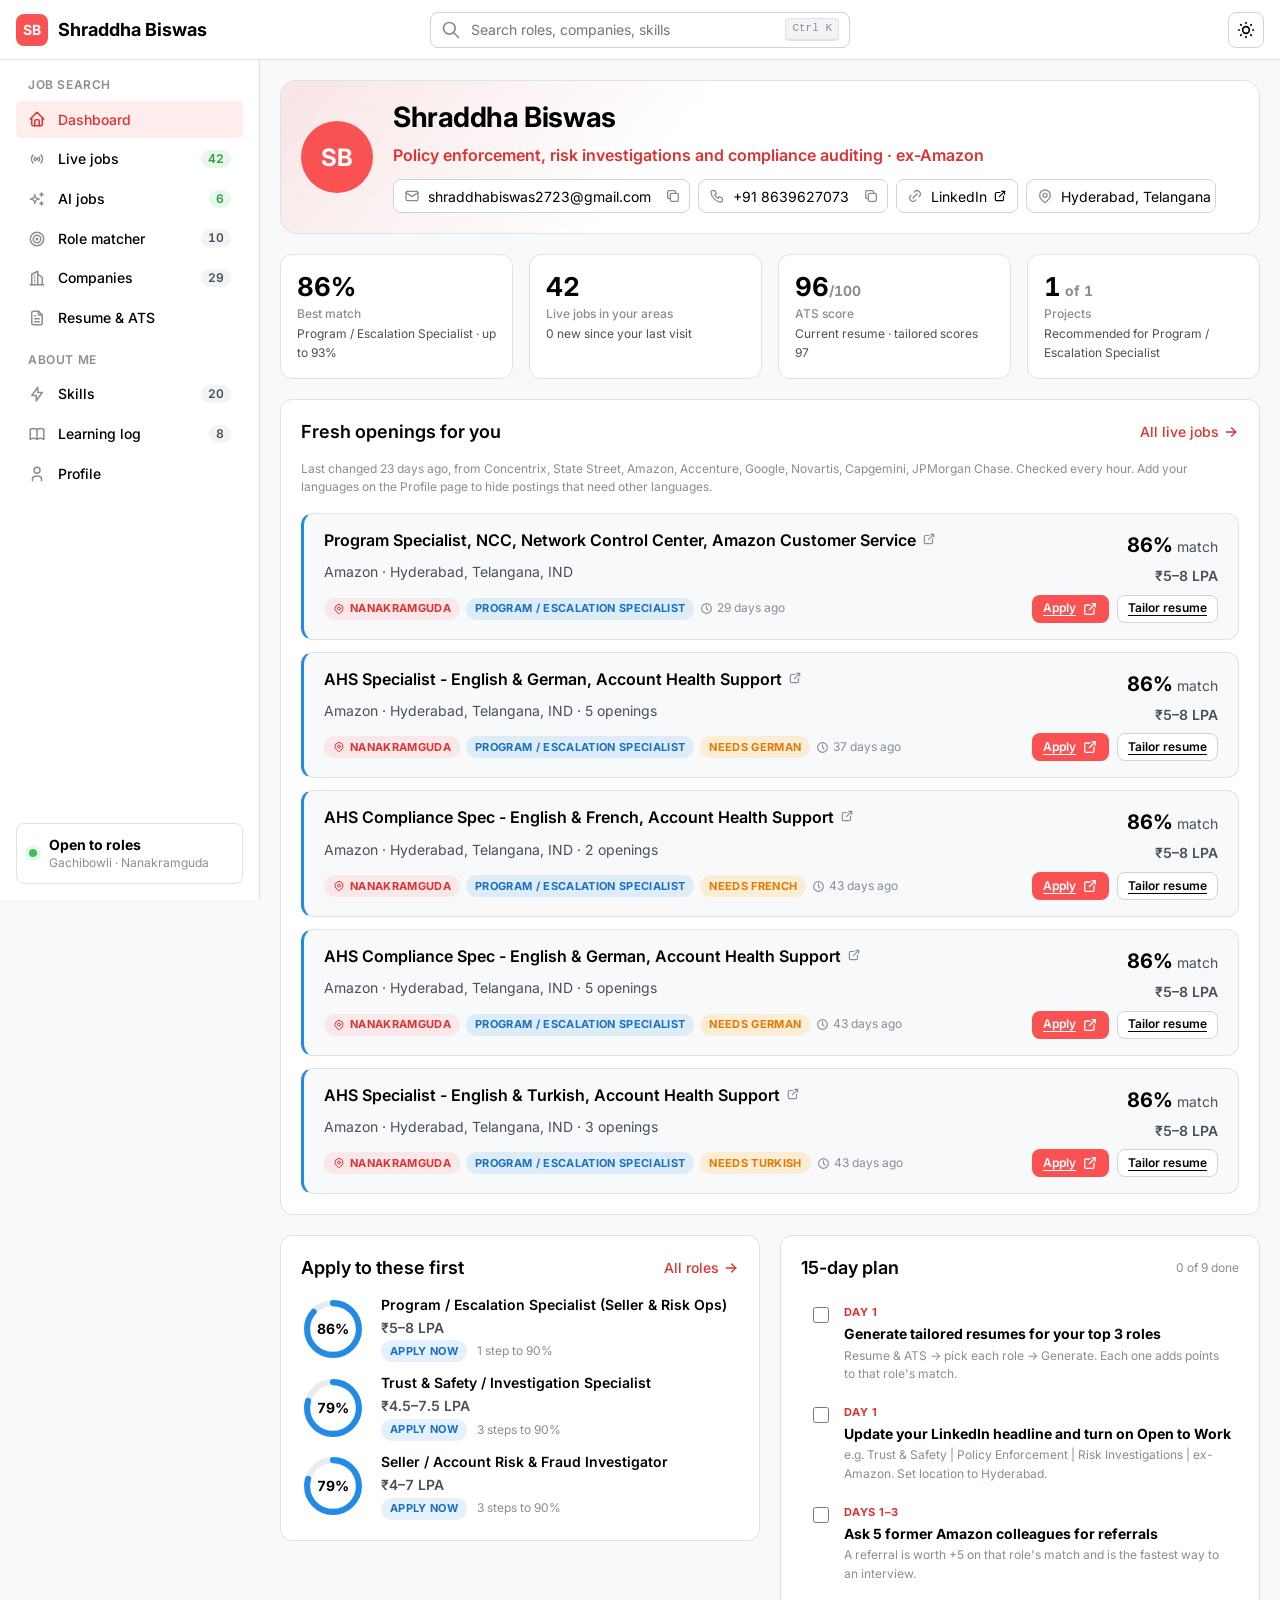
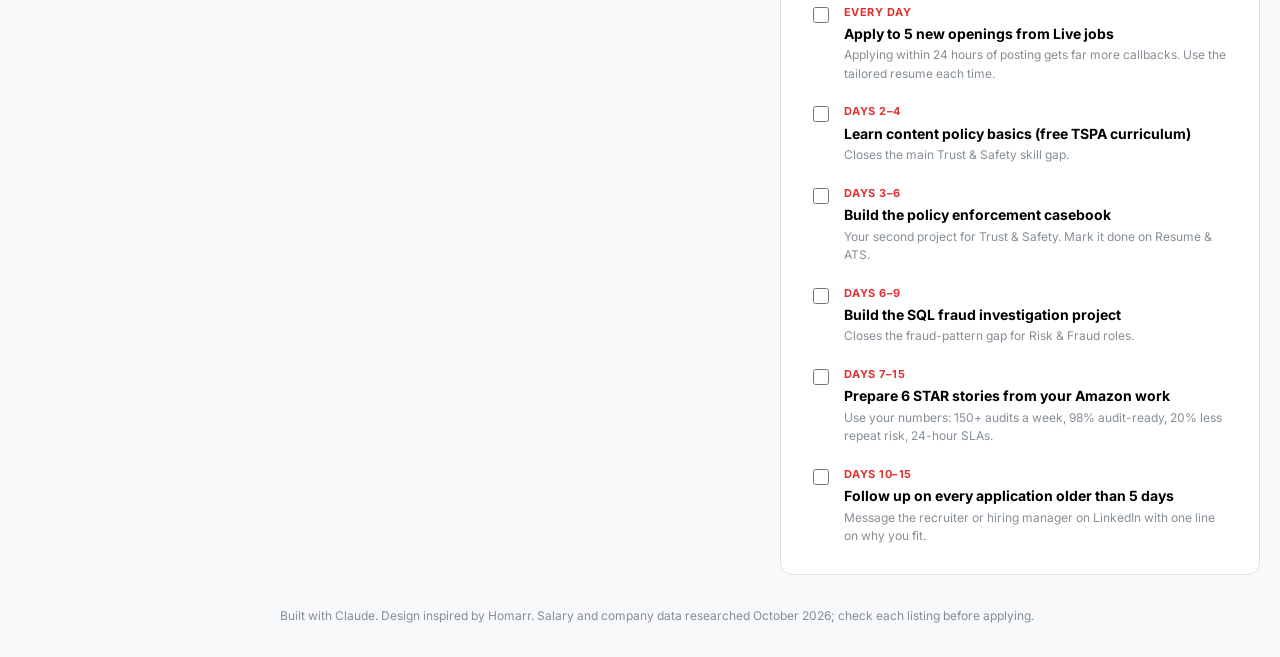
<file: index.html>
<!doctype html>
<html lang="en">
<head>
<meta charset="utf-8">
<meta name="viewport" content="width=device-width, initial-scale=1, viewport-fit=cover">
<title>Shraddha Biswas</title>
<meta name="description" content="Shraddha Biswas: job-search hub for compliance, risk and AI roles in Gachibowli and Nanakramguda, Hyderabad.">
<link rel="preconnect" href="https://fonts.googleapis.com">
<link rel="preconnect" href="https://fonts.gstatic.com" crossorigin>
<link rel="stylesheet" href="https://fonts.googleapis.com/css2?family=Inter:wght@400;500;600;700&display=swap">
<link rel="stylesheet" href="styles.css">
</head>
<body>
<!--PAGE-START-->
<div class="shell">
  <header class="shell-header">
    <div class="header-side">
      <button type="button" class="action-icon burger" id="burger" aria-label="Open navigation" aria-expanded="false" aria-controls="navbar"><span data-icon="menu"></span></button>
      <a class="brand" href="#dashboard">
        <span class="brand-mark" aria-hidden="true">SB</span>
        <span class="brand-name">Shraddha Biswas</span>
      </a>
    </div>
    <div class="search" id="search">
      <label class="search-box" for="searchInput">
        <span data-icon="search"></span>
        <input id="searchInput" type="search" placeholder="Search roles, companies, skills" autocomplete="off" role="combobox" aria-expanded="false" aria-controls="searchResults" aria-autocomplete="list">
        <kbd class="kbd">Ctrl K</kbd>
      </label>
      <div class="search-results" id="searchResults" role="listbox" hidden></div>
    </div>
    <div class="header-side header-actions">
      <button type="button" class="action-icon mobile-search" id="mobileSearch" aria-label="Search"><span data-icon="search"></span></button>
      <button type="button" class="action-icon" id="themeToggle" aria-label="Switch colour scheme"><span data-icon="sun" class="icon-sun"></span><span data-icon="moon" class="icon-moon"></span></button>
    </div>
  </header>

  <nav class="shell-navbar" id="navbar" aria-label="Pages">
    <div class="nav-links">
      <p class="nav-label">Job search</p>
      <a class="nav-link" href="#dashboard" data-view="dashboard"><span data-icon="home"></span>Dashboard</a>
      <a class="nav-link" href="#jobs" data-view="jobs"><span data-icon="live"></span>Live jobs<span class="nav-badge nav-badge-new" data-count="jobs"></span></a>
      <a class="nav-link" href="#ai" data-view="ai"><span data-icon="sparkles"></span>AI jobs<span class="nav-badge nav-badge-new" data-count="ai"></span></a>
      <a class="nav-link" href="#roles" data-view="roles"><span data-icon="target"></span>Role matcher<span class="nav-badge" data-count="roles"></span></a>
      <a class="nav-link" href="#companies" data-view="companies"><span data-icon="building"></span>Companies<span class="nav-badge" data-count="companies"></span></a>
      <a class="nav-link" href="#resume" data-view="resume"><span data-icon="file"></span>Resume &amp; ATS</a>
      <p class="nav-label">About me</p>
      <a class="nav-link" href="#skills" data-view="skills"><span data-icon="bolt"></span>Skills<span class="nav-badge" data-count="skills"></span></a>
      <a class="nav-link" href="#learning" data-view="learning"><span data-icon="book"></span>Learning log<span class="nav-badge" data-count="learning"></span></a>
      <a class="nav-link" href="#profile" data-view="profile"><span data-icon="user"></span>Profile</a>
    </div>
    <div class="nav-status">
      <span class="dot" aria-hidden="true"></span>
      <div>
        <strong>Open to roles</strong>
        <span class="dimmed">Gachibowli · Nanakramguda</span>
      </div>
    </div>
  </nav>
  <div class="nav-overlay" id="navOverlay" hidden></div>

  <main class="shell-main" id="main">

    <!-- Dashboard -->
    <section class="view" id="view-dashboard" data-view="dashboard" aria-labelledby="h-dashboard">
      <div class="profile-card">
        <span class="avatar" aria-hidden="true">SB</span>
        <div class="profile-text">
          <h1 id="h-dashboard">Shraddha Biswas</h1>
          <p class="headline" id="headline"></p>
          <div class="contact" id="contact"></div>
        </div>
      </div>
      <dl class="kpis" id="kpis"></dl>
      <section class="card">
        <header class="card-head">
          <h2 class="card-title">Fresh openings for you</h2>
          <a class="link-more" href="#jobs">All live jobs<span data-icon="arrow"></span></a>
        </header>
        <p class="dimmed small" id="dashJobsStatus"></p>
        <ul class="job-list" id="dashJobs"></ul>
      </section>
      <div class="two-col">
        <section class="card">
          <header class="card-head">
            <h2 class="card-title">Apply to these first</h2>
            <a class="link-more" href="#roles">All roles<span data-icon="arrow"></span></a>
          </header>
          <ol class="top-roles" id="topRoles"></ol>
        </section>
        <section class="card">
          <header class="card-head">
            <h2 class="card-title">15-day plan</h2>
            <span class="dimmed small" id="stepsProgress"></span>
          </header>
          <ul class="steps" id="steps"></ul>
        </section>
      </div>
    </section>

    <!-- Live jobs -->
    <section class="view" id="view-jobs" data-view="jobs" aria-labelledby="h-jobs" hidden>
      <header class="view-head">
        <h1 id="h-jobs">Live jobs</h1>
        <p class="lede">Openings in Hyderabad that match your roles, pulled from company job boards every hour. Press Refresh for the newest list. Each opening shows your match for that role and the salary range to expect.</p>
      </header>
      <div class="filters" role="group" aria-label="Filter jobs">
        <select class="input select" id="jobAreaFilter" aria-label="Filter by area"></select>
        <select class="input select" id="jobRoleFilter" aria-label="Filter by role"></select>
        <div class="segmented" id="jobSort"></div>
      </div>
      <div class="feed-bar">
        <p class="dimmed small" id="jobsStatus"></p>
        <button type="button" class="button button-sm" data-refresh><span data-icon="refresh"></span>Refresh</button>
      </div>
      <p class="refresh-note" data-refresh-note hidden></p>
      <ul class="job-list" id="jobList"></ul>
      <details class="card method site-only" id="refreshSetup">
        <summary><span data-icon="bolt"></span><span id="tokenSummary">One-click refresh: check every job board when you press Refresh (optional)</span></summary>
        <div class="method-body">
          <p>Without this, Refresh loads the newest list the hourly check has saved. With it, Refresh also asks GitHub to check every company job board right away, and the new openings appear about 3 minutes later. It needs a GitHub token that can only start job checks:</p>
          <ol>
            <li>Open <a href="https://github.com/settings/personal-access-tokens/new" target="_blank" rel="noopener">GitHub → new fine-grained token</a> (sign in as shraddhabiswas2723).</li>
            <li>Name it "Job refresh", pick an expiry (90 days is fine), and under <strong>Repository access</strong> choose <strong>Only select repositories → personal-portfolio</strong>.</li>
            <li>Under <strong>Permissions → Repository permissions</strong>, set <strong>Actions</strong> to <strong>Read and write</strong>. Leave everything else as it is.</li>
            <li>Press <strong>Generate token</strong>, copy it, and paste it here.</li>
          </ol>
          <div class="token-row">
            <input class="input" type="password" id="tokenInput" placeholder="github_pat_…" autocomplete="off" spellcheck="false" aria-label="GitHub token">
            <button type="button" class="button button-sm" id="saveToken">Save</button>
            <button type="button" class="button button-default button-sm" id="forgetToken">Forget</button>
          </div>
          <p class="form-msg" id="tokenMsg"></p>
          <p>The token is saved in this browser only, never in the site's code or your backup. It can start and cancel job checks but can't change your site. Delete it on GitHub any time to switch this off.</p>
        </div>
      </details>
      <section class="card">
        <header class="card-head">
          <h2 class="card-title">Search job sites live</h2>
          <span class="dimmed small">Opens each site's own search, filtered to Hyderabad and recent postings</span>
        </header>
        <div class="live-links" id="liveLinks"></div>
      </section>
    </section>

    <!-- AI jobs -->
    <section class="view" id="view-ai" data-view="ai" aria-labelledby="h-ai" hidden>
      <header class="view-head">
        <h1 id="h-ai">AI jobs</h1>
        <p class="lede">Every AI-related opening in Hyderabad from companies' own job boards, checked every hour. Open "What to do next" on a job to check it suits you and get ready before you apply.</p>
      </header>
      <section class="card">
        <header class="card-head">
          <h2 class="card-title">Your AI roles</h2>
          <span class="dimmed small">Your match today, the pay to expect and the next step</span>
        </header>
        <ul class="ai-roles" id="aiRoles"></ul>
      </section>
      <div class="filters" role="group" aria-label="Filter AI jobs">
        <select class="input select" id="aiAreaFilter" aria-label="Filter by area"></select>
        <div class="segmented" id="aiSort"></div>
      </div>
      <div class="feed-bar">
        <p class="dimmed small" id="aiStatus"></p>
        <button type="button" class="button button-sm" data-refresh><span data-icon="refresh"></span>Refresh</button>
      </div>
      <p class="refresh-note" data-refresh-note hidden></p>
      <ul class="job-list" id="aiJobList"></ul>
      <section class="card">
        <header class="card-head">
          <h2 class="card-title">More AI openings to check</h2>
          <span class="dimmed small" id="aiLeadsNote"></span>
        </header>
        <ul class="job-list" id="aiLeads"></ul>
      </section>
      <section class="card">
        <header class="card-head">
          <h2 class="card-title">Is it a real job?</h2>
          <span class="dimmed small">AI jobs are a common scam in India. Check these before you share documents.</span>
        </header>
        <div class="safety" id="aiSafety"></div>
      </section>
    </section>

    <!-- Role matcher -->
    <section class="view" id="view-roles" data-view="roles" aria-labelledby="h-roles" hidden>
      <header class="view-head">
        <h1 id="h-roles">Role matcher</h1>
        <p class="lede">How closely your profile matches what each role asks for, with the salary you can expect at around 3 years' experience. Open a role to see exactly what gets it above 90%.</p>
      </header>
      <div class="legend" id="tierLegend"></div>
      <ol class="role-list" id="roleList"></ol>
      <details class="card method">
        <summary><span data-icon="info"></span>How the match score and salary are worked out</summary>
        <div class="method-body" id="methodBody"></div>
      </details>
    </section>

    <!-- Companies -->
    <section class="view" id="view-companies" data-view="companies" aria-labelledby="h-companies" hidden>
      <header class="view-head">
        <h1 id="h-companies">Companies by area</h1>
        <p class="lede">Employers that hire for your target roles across Hyderabad's IT corridor: your priority areas Gachibowli and Nanakramguda, plus HITEC City &amp; Raheja Mindspace, Knowledge City &amp; Raidurg (Sattva) and Kondapur. Filter by area or role, then open the careers page.</p>
      </header>
      <div class="filters" role="group" aria-label="Filter companies">
        <select class="input select" id="areaFilter" aria-label="Filter by area"></select>
        <select class="input select" id="roleFilter" aria-label="Filter by role"></select>
      </div>
      <div class="table-wrap">
        <table class="table companies-table">
          <thead><tr><th scope="col">Company</th><th scope="col">Area</th><th scope="col">Hires for</th><th scope="col"><span class="sr-only">Careers</span></th></tr></thead>
          <tbody id="companyRows"></tbody>
        </table>
      </div>
      <p class="dimmed small" id="companyNote"></p>
    </section>

    <!-- Resume & ATS -->
    <section class="view" id="view-resume" data-view="resume" aria-labelledby="h-resume" hidden>
      <header class="view-head">
        <h1 id="h-resume">Resume &amp; ATS</h1>
        <p class="lede">See how well your current resume passes applicant tracking systems for each role, how many projects recruiters expect, and generate a version tailored to one role, or one universal resume you can send for any job.</p>
      </header>

      <div class="segmented resume-mode" role="group" aria-label="Which resume">
        <button type="button" data-resume-mode="tailored" aria-pressed="true">For one role</button>
        <button type="button" data-resume-mode="universal" aria-pressed="false">Universal resume</button>
      </div>

      <div class="resume-pane" id="universalPane" hidden>
        <div class="ats-grid">
          <section class="card" aria-labelledby="h-universal">
            <h2 class="card-title" id="h-universal">One resume for any job</h2>
            <p class="dimmed">Your complete resume: every job, all your education, skills and every certificate, without leaning towards one role, so you can send it anywhere. It updates when you add skills, projects, certificates or languages on this site.</p>
            <h3 class="sub-title">Send this one to</h3>
            <ul class="use-list">
              <li>Job portals: your Naukri, LinkedIn, Indeed and foundit profiles</li>
              <li>Recruiters and consultancies who ask for "your CV"</li>
              <li>Walk-in drives and job fairs</li>
              <li>Referral requests when you don't know the exact team yet</li>
              <li>Jobs that aren't one of your target roles</li>
            </ul>
            <p class="dimmed small">Applying for one opening you really want? A resume made for that role scores higher. Use <a href="#resume" data-resume-mode="tailored">For one role</a>.</p>
          </section>
          <section class="card" aria-labelledby="h-universal-fit">
            <h2 class="card-title" id="h-universal-fit">ATS score for each role</h2>
            <div id="universalScore"></div>
            <ul class="fit-list" id="universalFit"></ul>
          </section>
        </div>

        <section class="card generator" aria-labelledby="h-universal-resume">
          <h2 class="card-title" id="h-universal-resume">Your universal resume</h2>
          <p class="dimmed">Saves an A4 PDF with real, selectable text, so ATS tools can read every word. Everything comes from this site: your details, experience, skills, projects and certificates.</p>
          <div class="resume-output" data-resume="universal">
            <div class="generate-row save-only">
              <button type="button" class="button button-generate" data-resume-act="pdf"><span data-icon="sparkles"></span>Generate PDF</button>
              <span class="dimmed small">Shraddha_Biswas_Resume.pdf</span>
            </div>
            <div class="button-row">
              <button type="button" class="button button-default" data-resume-act="copy"><span data-icon="copy"></span>Copy text</button>
              <button type="button" class="button button-default file-only" data-resume-act="doc"><span data-icon="download"></span>Download Word</button>
              <button type="button" class="button button-default save-only" data-resume-act="txt"><span data-icon="download"></span>Download .txt</button>
            </div>
            <p class="form-msg" id="universalMsg" role="status"></p>
            <pre class="resume-preview" id="universalPreview" tabindex="0" aria-label="Universal resume"></pre>
          </div>
        </section>
      </div>

      <div class="resume-pane" id="tailoredPane">
      <div class="field role-picker">
        <label class="label" for="atsRole">Target role</label>
        <select class="input select" id="atsRole"></select>
      </div>

      <div class="ats-grid">
        <section class="card ats-score" aria-labelledby="h-ats">
          <h2 class="card-title" id="h-ats">ATS score</h2>
          <div class="ats-compare" id="atsCompare"></div>
          <ul class="checks" id="atsChecks"></ul>
        </section>
        <section class="card" aria-labelledby="h-projects">
          <header class="card-head">
            <h2 class="card-title" id="h-projects">Projects</h2>
            <span class="badge" id="projectBadge"></span>
          </header>
          <p class="project-count" id="projectCount"></p>
          <ul class="project-list" id="projectList"></ul>
          <h3 class="sub-title">Project ideas for this role</h3>
          <ul class="idea-list" id="projectIdeas"></ul>
        </section>
      </div>

      <section class="card" aria-labelledby="h-keywords">
        <header class="card-head">
          <h2 class="card-title" id="h-keywords">Keywords recruiters search for</h2>
          <span class="dimmed small" id="keywordSummary"></span>
        </header>
        <ul class="pills" id="keywordList"></ul>
        <p class="dimmed small">Green keywords are already in your resume. Grey ones are skills you have that your resume doesn't mention yet; the generated resume adds them. Dashed ones are skills you don't have yet, so leave them out until they're true.</p>
      </section>

      <section class="card generator" aria-labelledby="h-generate">
        <header class="card-head">
          <h2 class="card-title" id="h-generate">Generate an ATS resume</h2>
        </header>
        <p class="dimmed">Builds an A4 PDF resume for the selected role, kept to one page when it fits, from your real experience, with the role's keywords placed where ATS tools look for them. The text stays selectable, so ATS tools can read every word.</p>
        <div class="generate-row">
          <button type="button" class="button button-generate" id="generateBtn"><span data-icon="sparkles"></span>Generate PDF</button>
          <span class="dimmed small" id="generateHint"></span>
        </div>
        <div class="resume-output" id="resumeOutput" data-resume="tailored" hidden>
          <div class="button-row">
            <button type="button" class="button button-default save-only" data-resume-act="pdf"><span data-icon="download"></span>Download PDF again</button>
            <button type="button" class="button button-default" data-resume-act="copy"><span data-icon="copy"></span>Copy text</button>
            <button type="button" class="button button-default file-only" data-resume-act="doc"><span data-icon="download"></span>Download Word</button>
            <button type="button" class="button button-default save-only" data-resume-act="txt"><span data-icon="download"></span>Download .txt</button>
          </div>
          <p class="form-msg" id="resumeMsg" role="status"></p>
          <pre class="resume-preview" id="resumePreview" tabindex="0" aria-label="Generated resume"></pre>
        </div>
      </section>
      </div>
    </section>

    <!-- Skills -->
    <section class="view" id="view-skills" data-view="skills" aria-labelledby="h-skills" hidden>
      <header class="view-head">
        <h1 id="h-skills">Skills</h1>
        <p class="lede">Only skills that Hyderabad recruiters ask for in your target roles. Tap a skill to move it between the two lists; the role scores update.</p>
      </header>
      <form class="inline-form" id="addSkillForm" autocomplete="off">
        <label class="label" for="skillInput">Learned something new?</label>
        <div class="input-row">
          <input class="input" id="skillInput" list="skillOptions" placeholder="e.g. Python, CAMS, NIST AI RMF" required>
          <datalist id="skillOptions"></datalist>
          <button type="submit" class="button"><span data-icon="plus"></span>Add skill</button>
        </div>
        <p class="form-msg" id="skillMsg" role="status"></p>
      </form>
      <div class="two-col">
        <section class="card">
          <header class="card-head"><h2 class="card-title">You have</h2><span class="badge badge-green" id="haveCount"></span></header>
          <div id="haveSkills" class="skill-groups"></div>
        </section>
        <section class="card">
          <header class="card-head"><h2 class="card-title">Worth learning next</h2><span class="badge badge-yellow" id="gapCount"></span></header>
          <ol class="gap-list" id="gapSkills"></ol>
        </section>
      </div>
    </section>

    <!-- Learning -->
    <section class="view" id="view-learning" data-view="learning" aria-labelledby="h-learning" hidden>
      <header class="view-head">
        <h1 id="h-learning">Learning log</h1>
        <p class="lede">Every course and certificate, marked by whether it helps your job search in Hyderabad right now and what to do with it.</p>
      </header>
      <div class="legend" id="learnLegend"></div>
      <ul class="learn-list" id="learningList"></ul>
      <details class="card add-learning">
        <summary><span data-icon="plus"></span>Add a learning entry</summary>
        <form class="learn-form" id="learnForm" autocomplete="off">
          <div class="form-grid">
            <div class="field"><label class="label" for="learnTitle">What did you learn?</label><input class="input" id="learnTitle" required placeholder="e.g. ISO 42001 Foundations"></div>
            <div class="field"><label class="label" for="learnSource">Where from?</label><input class="input" id="learnSource" placeholder="e.g. Coursera, YouTube, book"></div>
            <div class="field"><label class="label" for="learnDate">When?</label><input class="input" id="learnDate" placeholder="e.g. Oct 2026"></div>
            <div class="field"><label class="label" for="learnNote">Notes</label><input class="input" id="learnNote" placeholder="One line on what it covered"></div>
          </div>
          <fieldset class="picker-wrap">
            <legend class="label">Skills it gave you</legend>
            <div id="learnSkillPicker" class="picker"></div>
          </fieldset>
          <div><button type="submit" class="button"><span data-icon="plus"></span>Add to learning log</button></div>
          <p class="form-msg" id="learnMsg" role="status"></p>
        </form>
      </details>
    </section>

    <!-- Profile -->
    <section class="view" id="view-profile" data-view="profile" aria-labelledby="h-profile" hidden>
      <header class="view-head">
        <h1 id="h-profile">Profile</h1>
        <p class="lede" id="tenure"></p>
      </header>
      <section class="card">
        <header class="card-head"><h2 class="card-title">Summary</h2></header>
        <p id="summary"></p>
      </section>
      <section class="card">
        <header class="card-head"><h2 class="card-title">Experience</h2></header>
        <ol class="timeline" id="timeline"></ol>
      </section>
      <div class="two-col">
        <section class="card">
          <header class="card-head"><h2 class="card-title">Education</h2></header>
          <div id="education"></div>
        </section>
        <section class="card">
          <header class="card-head"><h2 class="card-title">Key results</h2></header>
          <dl class="results" id="results"></dl>
        </section>
      </div>
      <section class="card">
        <header class="card-head"><h2 class="card-title">Application details</h2><span class="dimmed small">Saved in this browser</span></header>
        <form id="personalForm" class="form-grid three" autocomplete="off"></form>
      </section>
      <section class="card backup">
        <header class="card-head"><h2 class="card-title">Backup and restore</h2></header>
        <p class="dimmed">Skills, learning entries and details you add here live in this browser only. Copy a backup now and then, and paste it back to restore it on any device.</p>
        <div class="button-row">
          <button type="button" class="button" id="copyBackup"><span data-icon="copy"></span>Copy backup</button>
          <button type="button" class="button button-default" id="showRestore">Restore from backup</button>
          <button type="button" class="button button-subtle" id="resetBtn">Reset page changes</button>
        </div>
        <div id="restoreBox" class="stack" hidden>
          <label class="label" for="restoreInput">Paste a backup</label>
          <textarea class="input" id="restoreInput" rows="4"></textarea>
          <div><button type="button" class="button" id="doRestore">Restore</button></div>
        </div>
        <div id="resetConfirm" class="confirm" hidden>
          <p>This removes skills, learning entries and details you added on this page. Content in <code>data.js</code> stays.</p>
          <div class="button-row">
            <button type="button" class="button button-danger" id="confirmReset">Reset</button>
            <button type="button" class="button button-default" id="cancelReset">Cancel</button>
          </div>
        </div>
        <textarea id="backupFallback" class="input mono" rows="4" readonly hidden aria-label="Backup text"></textarea>
        <p class="form-msg" id="backupMsg" role="status"></p>
      </section>
    </section>

    <footer class="footer">Built with Claude. Design inspired by Homarr. Salary and company data researched October 2026; check each listing before applying.</footer>
  </main>
</div>
<script src="data.js"></script>
<script src="app.js"></script>
<!--PAGE-END-->
</body>
</html>
</file>
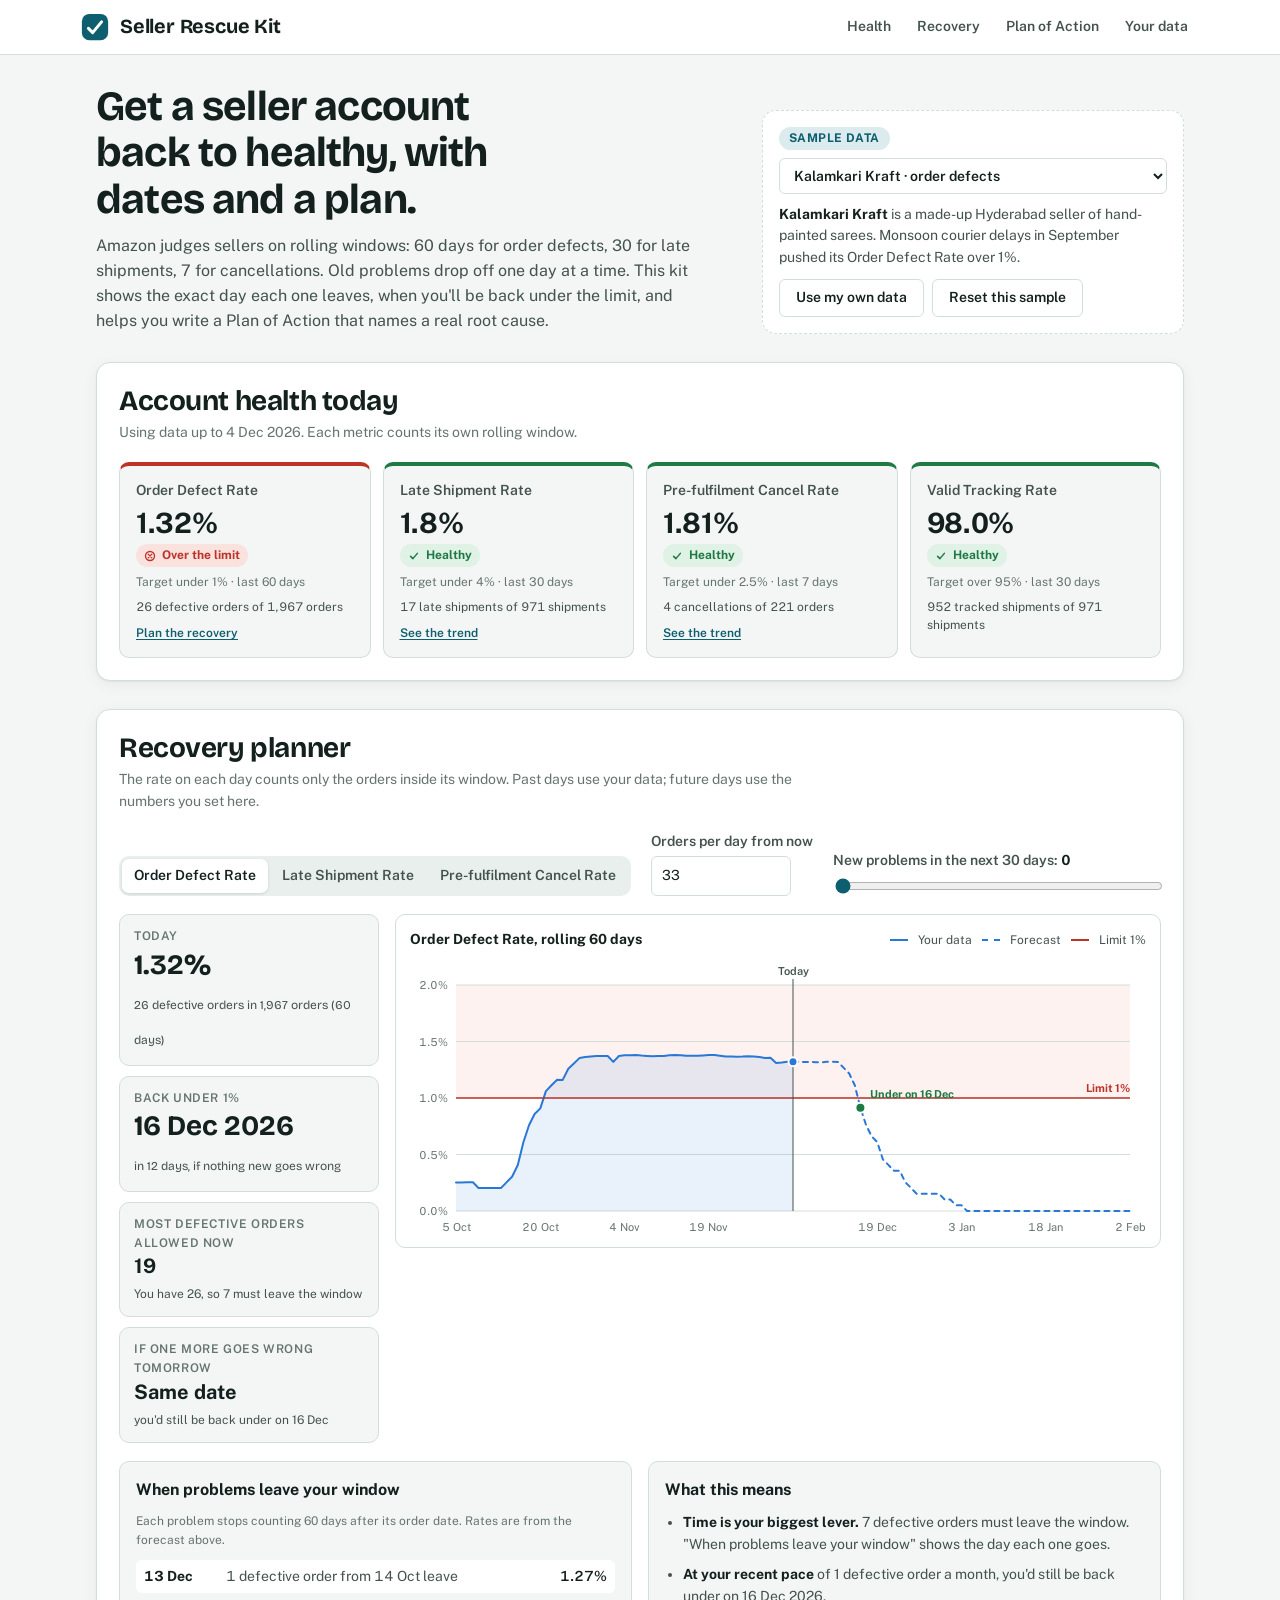
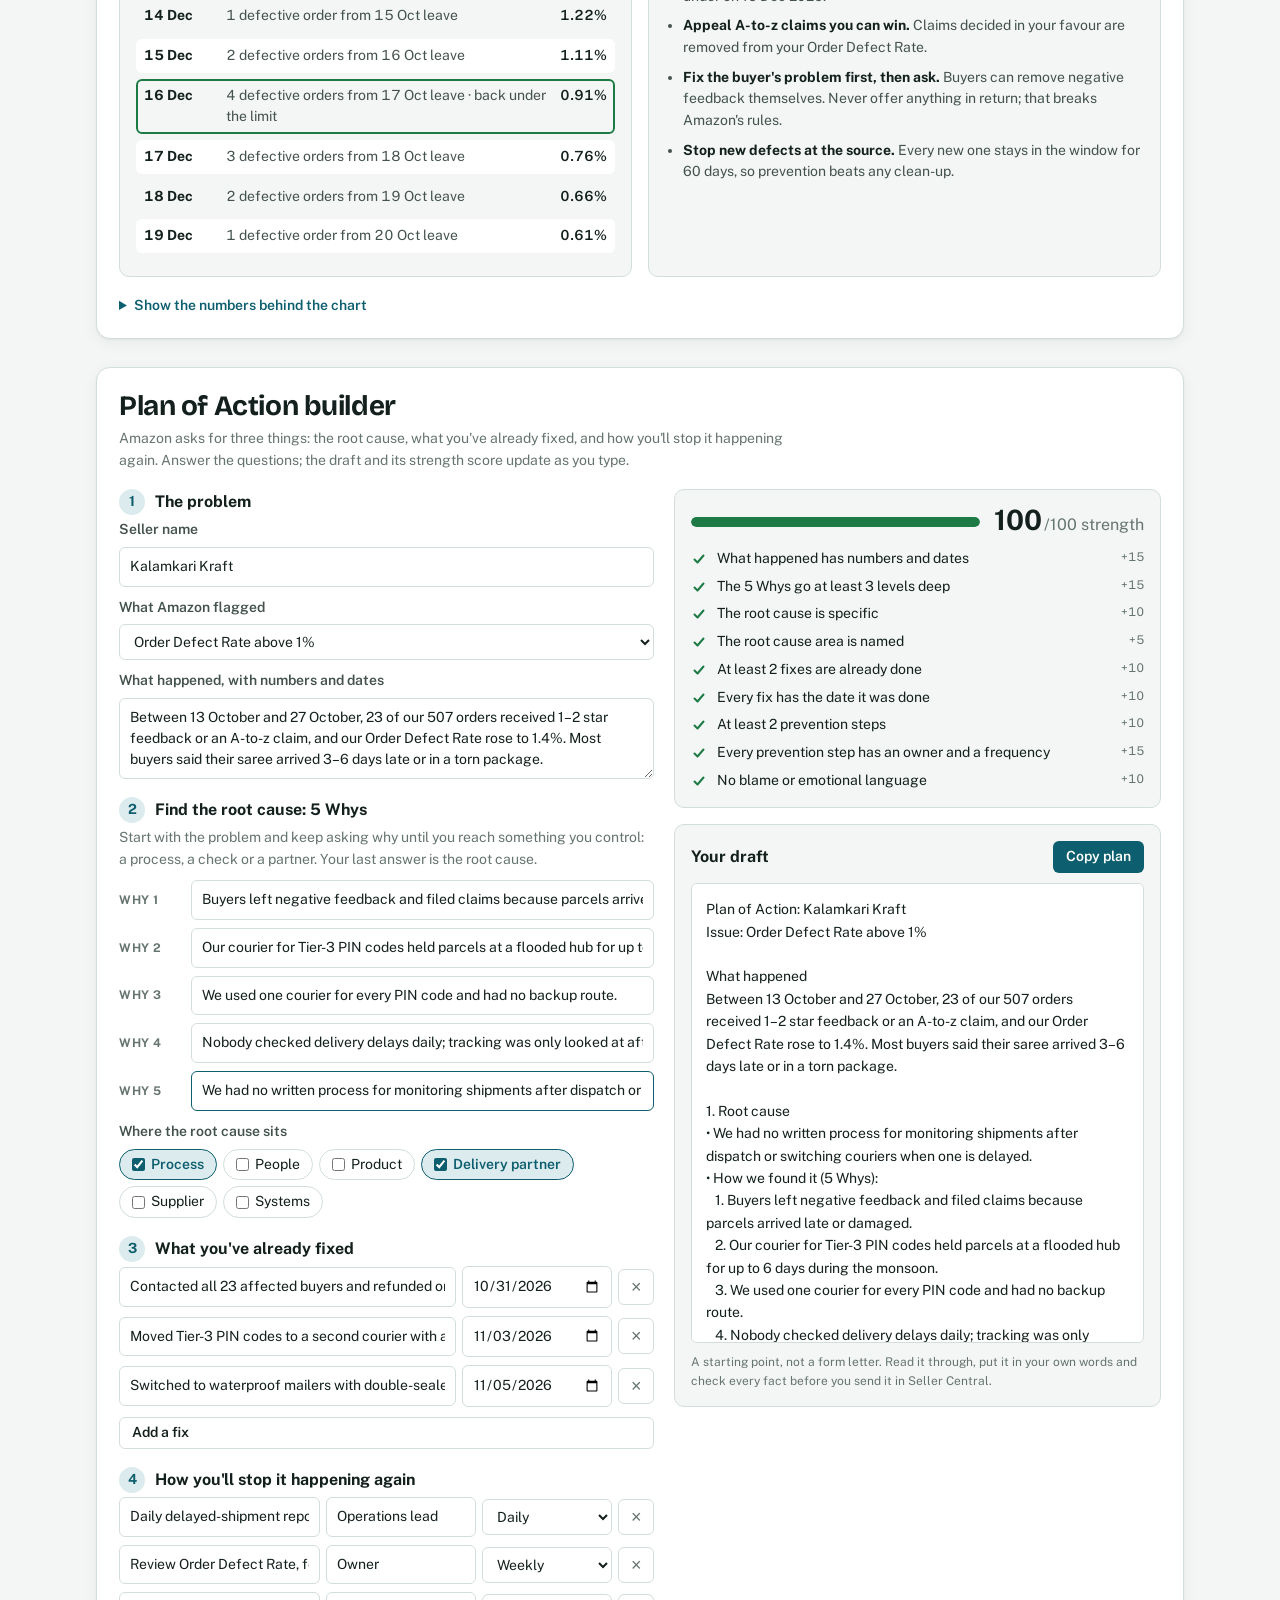
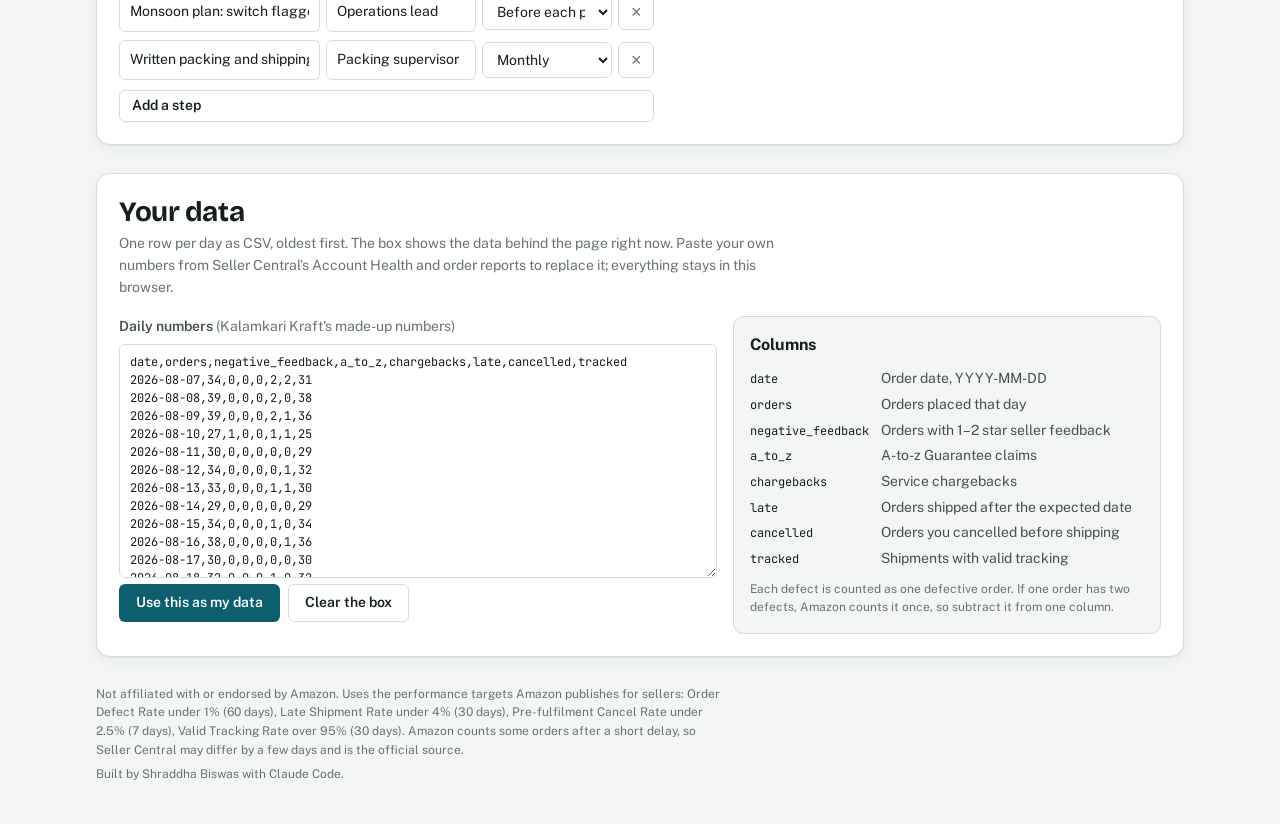
<file: rescue-kit/index.html>
<!doctype html>
<html lang="en">
<head>
<meta charset="utf-8">
<meta name="viewport" content="width=device-width, initial-scale=1, viewport-fit=cover">
<!--HEAD-START-->
<title>Seller Rescue Kit</title>
<meta name="claude:viewport-fit-sides" content="cover">
<meta name="description" content="See when your Amazon seller performance metrics recover, test what-if scenarios, and build a specific Plan of Action.">
<link rel="preconnect" href="https://fonts.googleapis.com">
<link rel="preconnect" href="https://fonts.gstatic.com" crossorigin>
<link rel="stylesheet" href="https://fonts.googleapis.com/css2?family=Bricolage+Grotesque:opsz,wght@12..96,600;12..96,700&family=Public+Sans:wght@400;500;600;700&family=JetBrains+Mono:wght@400;500&display=swap">
<link rel="stylesheet" href="styles.css">
<!--HEAD-END-->
</head>
<body>
<!--PAGE-START-->
<header class="topbar">
  <div class="topbar-inner">
    <a class="brand" href="#health">
      <svg class="brand-mark" viewBox="0 0 32 32" aria-hidden="true"><rect x="2" y="2" width="28" height="28" rx="8"/><path d="M9 17.5l4.5 4.5L23 10.5"/></svg>
      <span>Seller Rescue Kit</span>
    </a>
    <nav class="tabs" aria-label="Sections">
      <a href="#health">Health</a>
      <a href="#recovery">Recovery</a>
      <a href="#plan">Plan of Action</a>
      <a href="#data">Your data</a>
    </nav>
  </div>
</header>

<main class="page">
  <section class="intro" aria-labelledby="h-intro">
    <div class="intro-text">
      <h1 id="h-intro">Get a seller account back to healthy, with dates and a plan.</h1>
      <p class="lede">Amazon judges sellers on rolling windows: 60 days for order defects, 30 for late shipments, 7 for cancellations. Old problems drop off one day at a time. This kit shows the exact day each one leaves, when you'll be back under the limit, and helps you write a Plan of Action that names a real root cause.</p>
    </div>
    <div class="sample-note" id="sampleNote">
      <div class="sample-top">
        <span class="chip chip-sample" id="sourceChip">Sample data</span>
        <select id="sourcePick" aria-label="Choose a sample seller or your own data"></select>
      </div>
      <p><strong id="sellerName">Kalamkari Kraft</strong> is <span id="sellerBlurb">a made-up Hyderabad seller of hand-painted sarees.</span></p>
      <div class="row-actions">
        <a class="btn btn-quiet" href="#data">Use my own data</a>
        <button type="button" class="btn btn-quiet" id="resetSample">Reset this sample</button>
      </div>
    </div>
  </section>

  <!-- Health -->
  <section class="panel" id="health" aria-labelledby="h-health">
    <header class="panel-head">
      <h2 id="h-health">Account health today</h2>
      <p class="muted" id="healthAsOf"></p>
    </header>
    <ul class="tiles" id="tiles"></ul>
  </section>

  <!-- Recovery -->
  <section class="panel" id="recovery" aria-labelledby="h-recovery">
    <header class="panel-head">
      <h2 id="h-recovery">Recovery planner</h2>
      <p class="muted">The rate on each day counts only the orders inside its window. Past days use your data; future days use the numbers you set here.</p>
    </header>

    <div class="controls" role="group" aria-label="Recovery settings">
      <div class="segmented" id="metricPick" role="radiogroup" aria-label="Metric"></div>
      <label class="control">
        <span class="control-label">Orders per day from now</span>
        <input type="number" id="ordersPerDay" min="1" max="100000" step="1" inputmode="numeric">
      </label>
      <label class="control control-range">
        <span class="control-label">New problems in the next 30 days: <strong id="whatIfValue">0</strong></span>
        <input type="range" id="whatIf" min="0" max="30" step="1" value="0">
      </label>
    </div>

    <div class="recovery-grid">
      <dl class="facts" id="facts"></dl>
      <figure class="chart-card">
        <figcaption>
          <span class="chart-title" id="chartTitle"></span>
          <span class="chart-legend"><span class="key key-solid"></span>Your data <span class="key key-dash"></span>Forecast <span class="key key-limit"></span><span id="limitLegend">Limit</span></span>
        </figcaption>
        <div class="chart" id="chart"></div>
        <div class="tooltip" id="tooltip" role="status" hidden></div>
      </figure>
    </div>

    <div class="two">
      <div class="card">
        <h3>When problems leave your window</h3>
        <p class="muted small" id="dropNote"></p>
        <ol class="drops" id="drops"></ol>
      </div>
      <div class="card">
        <h3>What this means</h3>
        <ul class="advice" id="advice"></ul>
      </div>
    </div>

    <details class="numbers">
      <summary>Show the numbers behind the chart</summary>
      <div class="table-wrap"><table id="numbersTable"></table></div>
    </details>
  </section>

  <!-- Plan of Action -->
  <section class="panel" id="plan" aria-labelledby="h-plan">
    <header class="panel-head">
      <h2 id="h-plan">Plan of Action builder</h2>
      <p class="muted">Amazon asks for three things: the root cause, what you've already fixed, and how you'll stop it happening again. Answer the questions; the draft and its strength score update as you type.</p>
    </header>

    <div class="plan-grid">
      <form class="plan-form" id="planForm" novalidate>
        <fieldset>
          <legend><span class="step">1</span>The problem</legend>
          <label class="field"><span>Seller name</span><input type="text" id="pSeller" autocomplete="organization"></label>
          <label class="field"><span>What Amazon flagged</span>
            <select id="pIssue">
              <option value="odr">Order Defect Rate above 1%</option>
              <option value="lsr">Late Shipment Rate above 4%</option>
              <option value="cr">Pre-fulfilment Cancel Rate above 2.5%</option>
              <option value="vtr">Valid Tracking Rate below 95%</option>
              <option value="condition">Product condition complaints</option>
              <option value="inauthentic">Inauthentic item complaints</option>
              <option value="listing">Listing policy violation</option>
            </select>
          </label>
          <label class="field"><span>What happened, with numbers and dates</span><textarea id="pFacts" rows="3"></textarea></label>
        </fieldset>

        <fieldset>
          <legend><span class="step">2</span>Find the root cause: 5 Whys</legend>
          <p class="hint">Start with the problem and keep asking why until you reach something you control: a process, a check or a partner. Your last answer is the root cause.</p>
          <ol class="whys" id="whys"></ol>
          <div class="field">
            <span>Where the root cause sits</span>
            <div class="chips" id="causeKinds" role="group" aria-label="Root cause category"></div>
          </div>
        </fieldset>

        <fieldset>
          <legend><span class="step">3</span>What you've already fixed</legend>
          <div class="rows" id="fixes"></div>
          <button type="button" class="btn btn-quiet btn-sm" id="addFix">Add a fix</button>
        </fieldset>

        <fieldset>
          <legend><span class="step">4</span>How you'll stop it happening again</legend>
          <div class="rows" id="prevents"></div>
          <button type="button" class="btn btn-quiet btn-sm" id="addPrevent">Add a step</button>
        </fieldset>
      </form>

      <aside class="plan-side">
        <div class="card strength">
          <div class="strength-head">
            <div class="meter" id="meter" role="img" aria-label="Plan strength"><span id="meterFill"></span></div>
            <div><strong class="score" id="score">0</strong><span class="muted">/100 strength</span></div>
          </div>
          <ul class="checks" id="checks"></ul>
        </div>
        <div class="card draft">
          <div class="draft-head">
            <h3>Your draft</h3>
            <button type="button" class="btn btn-sm" id="copyPlan">Copy plan</button>
          </div>
          <pre class="draft-text" id="draft" tabindex="0"></pre>
          <p class="muted small">A starting point, not a form letter. Read it through, put it in your own words and check every fact before you send it in Seller Central.</p>
        </div>
      </aside>
    </div>
  </section>

  <!-- Data -->
  <section class="panel" id="data" aria-labelledby="h-data">
    <header class="panel-head">
      <h2 id="h-data">Your data</h2>
      <p class="muted">One row per day as CSV, oldest first. The box shows the data behind the page right now. Paste your own numbers from Seller Central's Account Health and order reports to replace it; everything stays in this browser.</p>
    </header>
    <div class="data-grid">
      <div class="field">
        <label for="csv">Daily numbers <span class="muted" id="csvHint"></span></label>
        <textarea id="csv" rows="12" spellcheck="false"></textarea>
        <div class="row-actions">
          <button type="button" class="btn" id="applyCsv">Use this as my data</button>
          <button type="button" class="btn btn-quiet" id="clearCsv">Clear the box</button>
          <span class="form-msg" id="csvMsg" role="status"></span>
        </div>
      </div>
      <div class="card columns-help">
        <h3>Columns</h3>
        <dl>
          <dt>date</dt><dd>Order date, YYYY-MM-DD</dd>
          <dt>orders</dt><dd>Orders placed that day</dd>
          <dt>negative_feedback</dt><dd>Orders with 1–2 star seller feedback</dd>
          <dt>a_to_z</dt><dd>A-to-z Guarantee claims</dd>
          <dt>chargebacks</dt><dd>Service chargebacks</dd>
          <dt>late</dt><dd>Orders shipped after the expected date</dd>
          <dt>cancelled</dt><dd>Orders you cancelled before shipping</dd>
          <dt>tracked</dt><dd>Shipments with valid tracking</dd>
        </dl>
        <p class="muted small">Each defect is counted as one defective order. If one order has two defects, Amazon counts it once, so subtract it from one column.</p>
      </div>
    </div>
  </section>

  <footer class="footer">
    <p>Not affiliated with or endorsed by Amazon. Uses the performance targets Amazon publishes for sellers: Order Defect Rate under 1% (60 days), Late Shipment Rate under 4% (30 days), Pre-fulfilment Cancel Rate under 2.5% (7 days), Valid Tracking Rate over 95% (30 days). Amazon counts some orders after a short delay, so Seller Central may differ by a few days and is the official source.</p>
    <p>Built by Shraddha Biswas with Claude Code.</p>
  </footer>
</main>
<script src="app.js"></script>
<!--PAGE-END-->
</body>
</html>
</file>
<file: styles.css>
/*
  Design tokens follow Homarr's Mantine theme (packages/ui/src/theme.ts):
  primary red #fa5252, secondary orange #fd7e14, Inter, radius md 8 / lg 12 / xl 16,
  spacing xs 10 · sm 12 · md 16 · lg 20 · xl 32, bordered cards on a dark-7 (#242424) or light body.
*/
:root {
  --body: #ffffff;
  --main: #f8f9fa;
  --surface: #ffffff;
  --surface-hover: #f8f9fa;
  --surface-muted: #f1f3f5;
  --border: #dee2e6;
  --input-border: #ced4da;
  --text: #000000;
  --dimmed: #868e96;
  --dimmed-strong: #495057;

  --primary: #fa5252;
  --primary-hover: #f03e3e;
  --primary-contrast: #ffffff;
  --primary-light: rgba(250, 82, 82, 0.1);
  --primary-light-hover: rgba(250, 82, 82, 0.14);
  --primary-light-text: #e03131;
  --secondary: #fd7e14;

  --green: #40c057;
  --green-light: rgba(64, 192, 87, 0.12);
  --green-text: #2f9e44;
  --blue: #228be6;
  --blue-light: rgba(34, 139, 230, 0.12);
  --blue-text: #1971c2;
  --yellow: #fab005;
  --yellow-light: rgba(250, 176, 5, 0.15);
  --yellow-text: #e67700;
  --gray: #adb5bd;
  --gray-light: rgba(134, 142, 150, 0.12);
  --gray-text: #495057;
  --track: #e9ecef;

  --shadow-md: 0 2px 8px rgba(0, 0, 0, 0.08);
  --shadow-xl: 0 8px 24px rgba(0, 0, 0, 0.12);

  --font: Inter, system-ui, -apple-system, "Segoe UI", Roboto, sans-serif;
  --mono: ui-monospace, "Cascadia Code", "Fira Code", Menlo, Consolas, monospace;

  --fs-xs: 0.75rem;
  --fs-sm: 0.875rem;
  --fs-md: 1rem;
  --fs-lg: 1.125rem;
  --fs-xl: 1.25rem;

  --sp-xs: 10px;
  --sp-sm: 12px;
  --sp-md: 16px;
  --sp-lg: 20px;
  --sp-xl: 32px;

  --r-sm: 4px;
  --r-md: 8px;
  --r-lg: 12px;
  --r-xl: 16px;

  --header-h: 60px;
  --navbar-w: 260px;
}

@media (prefers-color-scheme: dark) {
  :root:not([data-theme="light"]) {
    color-scheme: dark;
    --body: #242424;
    --main: #1f1f1f;
    --surface: #2e2e2e;
    --surface-hover: #3b3b3b;
    --surface-muted: #3b3b3b;
    --border: #424242;
    --input-border: #424242;
    --text: #c9c9c9;
    --dimmed: #828282;
    --dimmed-strong: #b8b8b8;
    --primary: #e03131;
    --primary-hover: #c92a2a;
    --primary-light: rgba(224, 49, 49, 0.15);
    --primary-light-hover: rgba(224, 49, 49, 0.2);
    --primary-light-text: #ff8787;
    --green: #2f9e44;
    --green-light: rgba(47, 158, 68, 0.15);
    --green-text: #69db7c;
    --blue: #1971c2;
    --blue-light: rgba(25, 113, 194, 0.15);
    --blue-text: #74c0fc;
    --yellow: #f59f00;
    --yellow-light: rgba(240, 140, 0, 0.15);
    --yellow-text: #ffd43b;
    --gray: #696969;
    --gray-light: rgba(130, 130, 130, 0.15);
    --gray-text: #b8b8b8;
    --track: #424242;
    --shadow-md: 0 2px 8px rgba(0, 0, 0, 0.3);
    --shadow-xl: 0 8px 24px rgba(0, 0, 0, 0.45);
  }
}

:root[data-theme="dark"] {
  color-scheme: dark;
  --body: #242424;
  --main: #1f1f1f;
  --surface: #2e2e2e;
  --surface-hover: #3b3b3b;
  --surface-muted: #3b3b3b;
  --border: #424242;
  --input-border: #424242;
  --text: #c9c9c9;
  --dimmed: #828282;
  --dimmed-strong: #b8b8b8;
  --primary: #e03131;
  --primary-hover: #c92a2a;
  --primary-light: rgba(224, 49, 49, 0.15);
  --primary-light-hover: rgba(224, 49, 49, 0.2);
  --primary-light-text: #ff8787;
  --green: #2f9e44;
  --green-light: rgba(47, 158, 68, 0.15);
  --green-text: #69db7c;
  --blue: #1971c2;
  --blue-light: rgba(25, 113, 194, 0.15);
  --blue-text: #74c0fc;
  --yellow: #f59f00;
  --yellow-light: rgba(240, 140, 0, 0.15);
  --yellow-text: #ffd43b;
  --gray: #696969;
  --gray-light: rgba(130, 130, 130, 0.15);
  --gray-text: #b8b8b8;
  --track: #424242;
  --shadow-md: 0 2px 8px rgba(0, 0, 0, 0.3);
  --shadow-xl: 0 8px 24px rgba(0, 0, 0, 0.45);
}

*,
*::before,
*::after { box-sizing: border-box; }

[hidden] { display: none !important; }

html { scroll-padding-top: calc(var(--header-h) + 16px); }

@media (prefers-reduced-motion: reduce) {
  *, *::before, *::after { transition: none !important; animation: none !important; }
}

body {
  margin: 0;
  background: var(--main);
  color: var(--text);
  font-family: var(--font);
  font-size: var(--fs-md);
  line-height: 1.55;
  -webkit-font-smoothing: antialiased;
}

h1, h2, h3, h4 { margin: 0; font-family: var(--font); text-wrap: balance; }
h1 { font-size: 1.75rem; line-height: 1.2; font-weight: 700; letter-spacing: -0.015em; }
p { margin: 0; }
a { color: var(--primary-light-text); text-underline-offset: 3px; }
code, .mono { font-family: var(--mono); font-size: 0.85em; }
code { background: var(--surface-muted); padding: 1px 5px; border-radius: var(--r-sm); }
.dimmed { color: var(--dimmed); }
.small { font-size: var(--fs-xs); }
.sr-only { position: absolute; width: 1px; height: 1px; overflow: hidden; clip: rect(0 0 0 0); white-space: nowrap; }
:focus-visible { outline: 2px solid var(--primary); outline-offset: 2px; }

.icon { width: 1.25em; height: 1.25em; flex: none; stroke: currentColor; fill: none; stroke-width: 2; stroke-linecap: round; stroke-linejoin: round; vertical-align: middle; }
[data-icon] { display: inline-flex; }

/* ---------- App shell ---------- */
.shell-header {
  position: fixed;
  top: 0;
  left: 0;
  right: 0;
  z-index: 200;
  height: calc(var(--header-h) + env(safe-area-inset-top, 0px));
  padding-top: env(safe-area-inset-top, 0px);
  padding-inline: var(--sp-md);
  display: flex;
  align-items: center;
  gap: var(--sp-xl);
  background: var(--body);
  border-bottom: 1px solid var(--border);
}
.header-side { flex: 1; display: flex; align-items: center; gap: var(--sp-sm); min-width: 0; }
.header-actions { justify-content: flex-end; gap: var(--sp-xs); }
.brand { display: inline-flex; align-items: center; gap: var(--sp-xs); text-decoration: none; color: var(--text); min-width: 0; }
.brand-mark {
  width: 32px; height: 32px; flex: none;
  display: grid; place-items: center;
  border-radius: var(--r-md);
  background: var(--primary);
  color: var(--primary-contrast);
  font-weight: 700; font-size: var(--fs-sm);
}
.brand-name { font-weight: 700; font-size: var(--fs-lg); white-space: nowrap; overflow: hidden; text-overflow: ellipsis; }

.action-icon {
  width: 36px; height: 36px; flex: none;
  display: inline-grid; place-items: center;
  border-radius: var(--r-md);
  border: 1px solid var(--input-border);
  background: var(--surface);
  color: var(--text);
  cursor: pointer;
  font: inherit;
}
.action-icon:hover { background: var(--surface-hover); }
.burger { display: none; border-color: transparent; background: transparent; }
.mobile-search { display: none; }
.icon-moon { display: none; }
:root[data-theme="dark"] .icon-sun { display: none; }
:root[data-theme="dark"] .icon-moon { display: inline-flex; }
@media (prefers-color-scheme: dark) {
  :root:not([data-theme="light"]) .icon-sun { display: none; }
  :root:not([data-theme="light"]) .icon-moon { display: inline-flex; }
}

.search { position: relative; width: min(420px, 100%); }
.search-box {
  display: flex; align-items: center; gap: 8px;
  height: 36px; padding-inline: 10px;
  border: 1px solid var(--input-border);
  border-radius: var(--r-md);
  background: var(--surface);
  color: var(--dimmed);
  cursor: text;
}
.search-box:focus-within { border-color: var(--primary); }
.search-box input { flex: 1; min-width: 0; border: 0; outline: 0; background: transparent; color: var(--text); font: inherit; font-size: var(--fs-sm); }
.search-box input::-webkit-search-cancel-button { display: none; }
.kbd {
  font-family: var(--mono); font-size: 0.6875rem;
  padding: 1px 6px;
  border: 1px solid var(--border); border-bottom-width: 2px;
  border-radius: var(--r-sm);
  color: var(--dimmed); background: var(--surface-muted);
  white-space: nowrap;
}
.search-results {
  position: absolute; top: calc(100% + 6px); left: 0; right: 0; z-index: 300;
  max-height: min(60vh, 420px); overflow-y: auto;
  padding: 6px;
  background: var(--surface);
  border: 1px solid var(--border);
  border-radius: var(--r-md);
  box-shadow: var(--shadow-xl);
}
.search-group { font-size: var(--fs-xs); font-weight: 600; color: var(--dimmed); padding: 8px 10px 4px; text-transform: uppercase; letter-spacing: 0.04em; }
.search-option {
  display: flex; align-items: center; gap: 10px;
  width: 100%; padding: 8px 10px;
  border: 0; border-radius: var(--r-sm);
  background: transparent; color: var(--text);
  font: inherit; font-size: var(--fs-sm); text-align: left;
  cursor: pointer;
}
.search-option .dimmed { margin-left: auto; font-size: var(--fs-xs); white-space: nowrap; }
.search-option[aria-selected="true"], .search-option:hover { background: var(--surface-hover); }
.search-empty { padding: 12px 10px; color: var(--dimmed); font-size: var(--fs-sm); }

.shell-navbar {
  position: fixed;
  top: calc(var(--header-h) + env(safe-area-inset-top, 0px));
  bottom: 0; left: 0; z-index: 150;
  width: var(--navbar-w);
  padding: var(--sp-md);
  padding-bottom: calc(var(--sp-md) + env(safe-area-inset-bottom, 0px));
  display: flex; flex-direction: column; justify-content: space-between; gap: var(--sp-md);
  overflow-y: auto;
  background: var(--body);
  border-right: 1px solid var(--border);
}
.nav-links { display: grid; gap: 2px; }
.nav-label { font-size: var(--fs-xs); font-weight: 600; color: var(--dimmed); text-transform: uppercase; letter-spacing: 0.05em; padding: var(--sp-sm) var(--sp-sm) 4px; }
.nav-label:first-child { padding-top: 0; }
.nav-link {
  display: flex; align-items: center; gap: var(--sp-sm);
  padding: 8px var(--sp-sm);
  border-radius: 5px;
  color: var(--text); text-decoration: none;
  font-size: var(--fs-sm); font-weight: 500;
}
.nav-link .icon { width: 18px; height: 18px; color: var(--dimmed); }
.nav-link:hover { background: var(--surface-hover); }
.nav-link.is-active { background: var(--primary-light); color: var(--primary-light-text); }
.nav-link.is-active .icon { color: var(--primary-light-text); }
.nav-badge {
  margin-left: auto; min-width: 22px; padding: 0 7px;
  border-radius: 999px;
  background: var(--surface-muted); color: var(--dimmed-strong);
  font-size: var(--fs-xs); font-weight: 600; text-align: center;
  font-variant-numeric: tabular-nums;
}
.nav-badge:empty { display: none; }
.nav-link.is-active .nav-badge { background: var(--primary); color: var(--primary-contrast); }
.nav-status {
  display: flex; gap: var(--sp-sm); align-items: center;
  padding: var(--sp-sm);
  border: 1px solid var(--border); border-radius: var(--r-md);
  background: var(--surface);
  font-size: var(--fs-sm);
}
.nav-status div { display: grid; line-height: 1.35; }
.nav-status .dimmed { font-size: var(--fs-xs); }
.dot { width: 8px; height: 8px; border-radius: 50%; background: var(--green); flex: none; box-shadow: 0 0 0 4px var(--green-light); }
.nav-overlay { position: fixed; inset: 0; z-index: 140; background: rgba(0, 0, 0, 0.45); }

.shell-main {
  margin-left: var(--navbar-w);
  padding-top: calc(var(--header-h) + var(--sp-lg));
  padding-inline: var(--sp-lg);
  padding-bottom: var(--sp-xl);
}
.view, .footer { max-width: 1080px; margin-inline: auto; }
.view { display: grid; gap: var(--sp-lg); }
.view-head { display: grid; gap: 6px; }
.lede { color: var(--dimmed-strong); font-size: var(--fs-sm); max-width: 75ch; }
.footer { color: var(--dimmed); font-size: var(--fs-xs); padding-top: var(--sp-xl); }

/* ---------- Primitives ---------- */
.card {
  background: var(--surface);
  border: 1px solid var(--border);
  border-radius: var(--r-lg);
  padding: var(--sp-lg);
  display: grid;
  gap: var(--sp-md);
  align-content: start;
  min-width: 0;
}
.card-head { display: flex; align-items: center; justify-content: space-between; gap: var(--sp-sm); flex-wrap: wrap; }
.card-title { font-size: var(--fs-lg); font-weight: 600; line-height: 1.3; }
.sub-title { font-size: var(--fs-sm); font-weight: 600; color: var(--dimmed-strong); }
.two-col { display: grid; grid-template-columns: repeat(2, minmax(0, 1fr)); gap: var(--sp-lg); align-items: start; }
.link-more { display: inline-flex; align-items: center; gap: 4px; font-size: var(--fs-sm); font-weight: 500; text-decoration: none; }
.link-more .icon { width: 16px; height: 16px; }

.badge {
  display: inline-flex; align-items: center; gap: 5px;
  height: 22px; padding: 0 9px;
  border-radius: 999px;
  font-size: 0.6875rem; font-weight: 700; letter-spacing: 0.03em; text-transform: uppercase;
  white-space: nowrap;
  background: var(--badge-bg, var(--surface-muted));
  color: var(--badge-fg, var(--dimmed-strong));
}
.badge .icon { width: 12px; height: 12px; }
.badge-green, .tier-now, .use-yes { --badge-bg: var(--green-light); --badge-fg: var(--green-text); --tier: var(--green); }
.badge-blue, .tier-prep { --badge-bg: var(--blue-light); --badge-fg: var(--blue-text); --tier: var(--blue); }
.badge-yellow, .tier-build, .use-later { --badge-bg: var(--yellow-light); --badge-fg: var(--yellow-text); --tier: var(--yellow); }
.badge-gray, .tier-long, .use-no { --badge-bg: var(--gray-light); --badge-fg: var(--gray-text); --tier: var(--gray); }
.badge-red { --badge-bg: var(--primary-light); --badge-fg: var(--primary-light-text); }

.legend { display: flex; flex-wrap: wrap; gap: 8px 16px; font-size: var(--fs-xs); color: var(--dimmed-strong); }
.legend span { display: inline-flex; align-items: center; gap: 6px; }

.button {
  display: inline-flex; align-items: center; justify-content: center; gap: 8px;
  height: 36px; padding: 0 18px;
  border: 1px solid transparent; border-radius: var(--r-md);
  background: var(--primary); color: var(--primary-contrast);
  font: inherit; font-size: var(--fs-sm); font-weight: 600; white-space: nowrap;
  cursor: pointer;
}
.button .icon { width: 16px; height: 16px; }
.button:hover { background: var(--primary-hover); }
.button-default { background: var(--surface); color: var(--text); border-color: var(--input-border); }
.button-default:hover { background: var(--surface-hover); }
.button-subtle { background: transparent; color: var(--primary-light-text); }
.button-subtle:hover { background: var(--primary-light); }
.button-sm { height: 28px; padding: 0 10px; font-size: var(--fs-xs); gap: 6px; }
.button-row { display: flex; flex-wrap: wrap; gap: 8px; }

.input {
  width: 100%; min-width: 0; min-height: 36px;
  padding: 6px 12px;
  border: 1px solid var(--input-border); border-radius: var(--r-md);
  background: var(--surface); color: var(--text);
  font: inherit; font-size: var(--fs-sm);
}
.input:focus { outline: none; border-color: var(--primary); }
.input::placeholder { color: var(--dimmed); }
.select { appearance: none; padding-right: 34px; cursor: pointer; background-image: linear-gradient(45deg, transparent 50%, var(--dimmed) 50%), linear-gradient(135deg, var(--dimmed) 50%, transparent 50%); background-position: calc(100% - 17px) 50%, calc(100% - 12px) 50%; background-size: 5px 5px; background-repeat: no-repeat; }
textarea.input { resize: vertical; line-height: 1.5; padding-block: 8px; }
.label { font-size: var(--fs-sm); font-weight: 500; }
.field { display: grid; gap: 4px; align-content: start; }
.stack { display: grid; gap: 8px; }
.form-msg { font-size: var(--fs-xs); color: var(--green-text); min-height: 1.2em; }
.form-msg.is-error { color: var(--primary-light-text); }

.pills { list-style: none; margin: 0; padding: 0; display: flex; flex-wrap: wrap; gap: 6px; }
.pill {
  display: inline-flex; align-items: center; gap: 5px;
  min-height: 26px; padding: 2px 10px;
  border-radius: 999px;
  background: var(--surface-muted); color: var(--text);
  font-size: var(--fs-xs); font-weight: 500; line-height: 1.3;
}
.pill .icon { width: 13px; height: 13px; }
.pill-have { background: var(--green-light); color: var(--green-text); }
.pill-gap { background: transparent; border: 1px dashed var(--input-border); color: var(--dimmed-strong); }
button.pill { font: inherit; font-size: var(--fs-xs); font-weight: 500; cursor: pointer; }
button.pill-gap:hover { border-color: var(--primary); background: var(--primary-light); color: var(--text); }

.progress { height: 8px; border-radius: 999px; background: var(--track); overflow: hidden; }
.progress > span { display: block; height: 100%; border-radius: inherit; background: var(--tier, var(--primary)); }

.ring { position: relative; width: var(--ring, 84px); height: var(--ring, 84px); flex: none; }
.ring svg { width: 100%; height: 100%; transform: rotate(-90deg); }
.ring circle { fill: none; stroke-width: 8; }
.ring .ring-track { stroke: var(--track); }
.ring .ring-value { stroke: var(--tier, var(--primary)); stroke-linecap: round; transition: stroke-dashoffset 0.5s ease; }
.ring-label { position: absolute; inset: 0; display: grid; place-items: center; font-weight: 700; font-size: var(--fs-lg); font-variant-numeric: tabular-nums; }

/* ---------- Dashboard ---------- */
.profile-card {
  display: flex; gap: var(--sp-lg); align-items: center;
  padding: var(--sp-lg);
  border: 1px solid var(--border); border-radius: var(--r-xl);
  background: linear-gradient(130deg, #fa52521f 0%, var(--surface) 40%, var(--surface) 100%);
}
.avatar {
  width: 72px; height: 72px; flex: none;
  display: grid; place-items: center;
  border-radius: 50%;
  background: var(--primary); color: var(--primary-contrast);
  font-size: 1.5rem; font-weight: 700;
}
.profile-text { display: grid; gap: 8px; min-width: 0; }
.headline { color: var(--primary-light-text); font-weight: 600; }
.contact { display: flex; flex-wrap: wrap; gap: 8px; margin-top: 4px; }
.contact-item {
  display: inline-flex; align-items: center; gap: 8px;
  max-width: 100%; min-height: 32px;
  padding: 3px 4px 3px 10px;
  border: 1px solid var(--input-border); border-radius: var(--r-md);
  background: var(--surface);
  font-size: var(--fs-sm);
}
.contact-item > .icon { width: 16px; height: 16px; color: var(--dimmed); }
.contact-item .value { overflow-wrap: anywhere; user-select: all; }
.contact-item a.value { user-select: auto; color: var(--text); text-decoration: none; display: inline-flex; align-items: center; gap: 6px; padding-right: 6px; }
.contact-item a.value:hover { color: var(--primary-light-text); }
.contact-item a.value .icon { width: 14px; height: 14px; }
.copy { display: inline-grid; place-items: center; width: 26px; height: 26px; border: 0; border-radius: var(--r-sm); background: transparent; color: var(--dimmed); cursor: pointer; }
.copy:hover { background: var(--surface-hover); color: var(--text); }
.copy .icon { width: 16px; height: 16px; }
.copy.is-done { color: var(--green-text); }

.kpis { margin: 0; display: grid; grid-template-columns: repeat(4, minmax(0, 1fr)); gap: var(--sp-md); }
.kpi {
  display: grid; gap: 2px; align-content: start;
  padding: var(--sp-md);
  border: 1px solid var(--border); border-radius: var(--r-lg);
  background: var(--surface);
  text-decoration: none; color: var(--text);
}
a.kpi:hover { border-color: var(--primary); }
.kpi dt { font-size: var(--fs-xs); color: var(--dimmed); font-weight: 500; order: 1; }
.kpi dd { margin: 0; font-size: 1.625rem; font-weight: 700; line-height: 1.2; font-variant-numeric: tabular-nums; order: 0; }
.kpi .kpi-note { font-size: var(--fs-xs); color: var(--dimmed-strong); order: 2; }

.top-roles { list-style: none; margin: 0; padding: 0; display: grid; gap: var(--sp-sm); }
.top-role { display: flex; gap: var(--sp-md); align-items: center; }
.top-role .ring { --ring: 64px; }
.top-role .ring-label { font-size: var(--fs-sm); }
.top-role-text { display: grid; gap: 2px; min-width: 0; }
.top-role-text a { color: var(--text); font-weight: 600; text-decoration: none; font-size: var(--fs-sm); line-height: 1.35; }
.top-role-text a:hover { color: var(--primary-light-text); }
.salary { font-size: var(--fs-sm); font-weight: 600; color: var(--dimmed-strong); font-variant-numeric: tabular-nums; }

.steps { list-style: none; margin: 0; padding: 0; display: grid; gap: 4px; }
.step label { display: flex; gap: var(--sp-sm); align-items: flex-start; padding: 8px; border-radius: var(--r-md); cursor: pointer; font-size: var(--fs-sm); }
.step label:hover { background: var(--surface-hover); }
.step input { margin-top: 3px; accent-color: var(--primary); width: 16px; height: 16px; flex: none; }
.step-text { display: grid; gap: 2px; }
.step-text .dimmed { font-size: var(--fs-xs); }
.step.is-done .step-text strong { text-decoration: line-through; color: var(--dimmed); }

/* ---------- Role matcher ---------- */
.role-list { list-style: none; margin: 0; padding: 0; display: grid; gap: var(--sp-sm); }
.role { background: var(--surface); border: 1px solid var(--border); border-radius: var(--r-lg); }
.role summary {
  list-style: none;
  display: grid;
  grid-template-columns: 32px minmax(0, 1fr) auto 20px;
  grid-template-areas: "rank title score chev" "rank meta score chev";
  column-gap: var(--sp-md);
  row-gap: 4px;
  align-items: center;
  padding: var(--sp-md) var(--sp-lg);
  border-radius: var(--r-lg);
  cursor: pointer;
}
.role summary::-webkit-details-marker { display: none; }
.role summary:hover { background: var(--surface-hover); }
.role[open] summary { border-bottom: 1px solid var(--border); border-radius: var(--r-lg) var(--r-lg) 0 0; }
.role-rank {
  grid-area: rank;
  width: 30px; height: 30px;
  display: grid; place-items: center;
  border-radius: 50%;
  background: var(--surface-muted);
  font-size: var(--fs-xs); font-weight: 700; font-variant-numeric: tabular-nums;
}
.role-title { grid-area: title; font-weight: 600; line-height: 1.35; }
.role-meta { grid-area: meta; display: flex; flex-wrap: wrap; align-items: center; gap: 6px 12px; }
.role-score { grid-area: score; display: grid; justify-items: end; gap: 6px; min-width: 120px; }
.role-score strong { font-size: var(--fs-xl); line-height: 1; font-variant-numeric: tabular-nums; color: var(--text); }
.role-score .progress { width: 120px; }
.role-chev { grid-area: chev; color: var(--dimmed); }
.role-chev .icon { width: 18px; height: 18px; transform: rotate(-90deg); transition: transform 0.2s ease; }
.role[open] .role-chev .icon { transform: none; }
.role-body { padding: var(--sp-lg); display: grid; gap: var(--sp-lg); }
.role-why { font-size: var(--fs-sm); max-width: 75ch; }
.facts { margin: 0; display: grid; grid-template-columns: repeat(4, minmax(0, 1fr)); gap: var(--sp-sm); }
.facts div { padding: var(--sp-xs) var(--sp-sm); border: 1px solid var(--border); border-radius: var(--r-md); background: var(--main); }
.facts dt { font-size: var(--fs-xs); color: var(--dimmed); }
.facts dd { margin: 0; font-weight: 600; font-size: var(--fs-sm); font-variant-numeric: tabular-nums; }
.role-cols { display: grid; grid-template-columns: repeat(2, minmax(0, 1fr)); gap: var(--sp-lg); }
.role-cols h3 { font-size: var(--fs-xs); font-weight: 600; color: var(--dimmed); text-transform: uppercase; letter-spacing: 0.04em; margin-bottom: 8px; }
.method summary { display: flex; align-items: center; gap: 8px; cursor: pointer; font-weight: 600; font-size: var(--fs-sm); list-style: none; }
.method summary::-webkit-details-marker { display: none; }
.method summary .icon { width: 18px; height: 18px; color: var(--dimmed); }
.method:not([open]) { gap: 0; }
.method-body { display: grid; gap: 8px; color: var(--dimmed-strong); font-size: var(--fs-sm); max-width: 78ch; }
.method-body ul { margin: 0; padding-left: 1.1rem; display: grid; gap: 4px; }

/* ---------- Companies ---------- */
.filters { display: flex; flex-wrap: wrap; gap: var(--sp-sm); align-items: center; }
.filters .select { width: auto; min-width: 220px; }
.segmented { display: inline-flex; padding: 3px; gap: 2px; border-radius: var(--r-md); background: var(--surface-muted); }
.segmented button {
  border: 0; border-radius: 6px;
  padding: 5px 12px;
  background: transparent; color: var(--dimmed-strong);
  font: inherit; font-size: var(--fs-sm); font-weight: 500;
  cursor: pointer;
}
.segmented button[aria-pressed="true"] { background: var(--surface); color: var(--text); box-shadow: var(--shadow-md); }
.table-wrap { overflow-x: auto; border: 1px solid var(--border); border-radius: var(--r-lg); background: var(--surface); }
.table { width: 100%; border-collapse: collapse; font-size: var(--fs-sm); }
.table th, .table td { padding: var(--sp-sm) var(--sp-md); text-align: left; border-bottom: 1px solid var(--border); vertical-align: top; }
.table th { font-weight: 600; color: var(--dimmed-strong); background: var(--body); font-size: var(--fs-xs); text-transform: uppercase; letter-spacing: 0.04em; }
.table tbody tr:last-child td { border-bottom: 0; }
.table tbody tr:hover td { background: var(--surface-hover); }
.company-name { font-weight: 600; }
.company-campus { color: var(--dimmed); font-size: var(--fs-xs); }
.companies-table td:last-child { text-align: right; white-space: nowrap; }
.companies-table .pills { gap: 4px; }

/* ---------- Resume & ATS ---------- */
.resume-mode { justify-self: start; }
.resume-mode button { padding: 7px 16px; font-size: var(--fs-md); }
.resume-pane { display: grid; gap: var(--sp-lg); }
.use-list { margin: 0; padding-left: 1.1rem; display: grid; gap: 4px; font-size: var(--fs-sm); }
.fit-list { list-style: none; margin: 0; padding: 0; display: grid; gap: 10px; }
.fit-list li { display: grid; grid-template-columns: minmax(0, 1fr) 90px 3ch 6.75rem; gap: 4px 10px; align-items: center; font-size: var(--fs-sm); }
.fit-list .progress { width: 100%; }
.fit-score { text-align: right; font-variant-numeric: tabular-nums; }
.fit-tailored { justify-self: end; display: inline-flex; align-items: center; gap: 3px; color: var(--dimmed-strong); font-size: var(--fs-xs); white-space: nowrap; font-variant-numeric: tabular-nums; text-decoration: none; }
.fit-tailored:hover, .fit-tailored:focus-visible { color: var(--primary-light-text); text-decoration: underline; }
.fit-tailored .icon { width: 12px; height: 12px; }
@media (max-width: 520px) {
  .fit-list li { grid-template-columns: minmax(0, 1fr) 3ch 6.75rem; }
  .fit-role { grid-column: 1 / -1; }
}
.role-picker { max-width: 420px; }
.ats-grid { display: grid; grid-template-columns: repeat(2, minmax(0, 1fr)); gap: var(--sp-lg); align-items: start; }
.ats-compare { display: grid; grid-template-columns: repeat(2, minmax(0, 1fr)); gap: var(--sp-md); }
.ats-box { display: flex; align-items: center; gap: var(--sp-sm); padding: var(--sp-sm); border: 1px solid var(--border); border-radius: var(--r-md); background: var(--main); }
.ats-box .ring { --ring: 72px; }
.ats-box .ring-label { font-size: var(--fs-md); }
.ats-box-text { display: grid; gap: 2px; font-size: var(--fs-sm); }
.ats-box-text .dimmed { font-size: var(--fs-xs); }
.checks { list-style: none; margin: 0; padding: 0; display: grid; gap: 8px; }
.check { display: grid; grid-template-columns: 20px minmax(0, 1fr) auto; gap: 8px; align-items: start; font-size: var(--fs-sm); }
.check .icon { width: 18px; height: 18px; margin-top: 1px; }
.check.ok .icon { color: var(--green-text); }
.check.warn .icon { color: var(--yellow-text); }
.check.bad .icon { color: var(--primary-light-text); }
.check-pts { font-size: var(--fs-xs); color: var(--dimmed); font-variant-numeric: tabular-nums; white-space: nowrap; }
.check-text .dimmed { display: block; font-size: var(--fs-xs); }

.project-count { font-size: var(--fs-sm); }
.project-count strong { font-size: var(--fs-xl); }
.project-list, .idea-list { list-style: none; margin: 0; padding: 0; display: grid; gap: 8px; }
.project-list li { display: flex; gap: 8px; align-items: flex-start; padding: var(--sp-xs) var(--sp-sm); border: 1px solid var(--border); border-radius: var(--r-md); font-size: var(--fs-sm); }
.project-list .icon { color: var(--green-text); width: 18px; height: 18px; margin-top: 1px; }
.idea-list li { padding: var(--sp-xs) var(--sp-sm); border: 1px dashed var(--input-border); border-radius: var(--r-md); font-size: var(--fs-sm); display: grid; gap: 2px; }
.idea-list .dimmed { font-size: var(--fs-xs); }

.generate-row { display: flex; flex-wrap: wrap; align-items: center; gap: var(--sp-sm); }
.button-generate {
  position: relative;
  overflow: hidden;
  isolation: isolate;
  height: 44px;
  padding: 0 26px;
  font-size: var(--fs-md);
  background: linear-gradient(120deg, var(--primary) 0%, #f76707 100%);
  box-shadow: 0 4px 14px rgba(250, 82, 82, 0.3);
  transition: transform 0.2s ease, box-shadow 0.2s ease;
}
.button-generate::after {
  content: "";
  position: absolute;
  top: -50%;
  left: -60%;
  width: 50%;
  height: 200%;
  z-index: -1;
  background: linear-gradient(90deg, transparent 0%, rgba(255, 255, 255, 0.8) 50%, transparent 100%);
  transform: skewX(-20deg);
  pointer-events: none;
}
.button-generate > * { position: relative; z-index: 1; }
.button-generate:hover, .button-generate:focus-visible {
  background: linear-gradient(120deg, var(--primary) 0%, #f76707 100%);
  transform: translateY(-1px);
  box-shadow: 0 6px 20px rgba(250, 82, 82, 0.45);
}
.button-generate:hover::after, .button-generate:focus-visible::after { animation: shine 1.3s ease-in-out infinite; }
@keyframes shine { 0% { left: -60%; } 70%, 100% { left: 130%; } }
.resume-output { display: grid; gap: var(--sp-sm); }
.resume-preview {
  margin: 0;
  padding: var(--sp-lg);
  max-height: 560px;
  overflow: auto;
  border: 1px solid var(--border);
  border-radius: var(--r-md);
  background: var(--main);
  color: var(--text);
  font-family: var(--mono);
  font-size: 0.8125rem;
  line-height: 1.6;
  white-space: pre-wrap;
  overflow-wrap: anywhere;
}
.is-artifact .file-only, .is-artifact .site-only { display: none; }
.is-artifact:not(.can-save) .save-only { display: none; }

/* ---------- Skills ---------- */
.inline-form { display: grid; gap: 4px; max-width: 620px; }
.input-row { display: flex; gap: 8px; }
.skill-groups { display: grid; gap: var(--sp-md); }
.skill-group { display: grid; gap: 8px; }
.skill-group h3 { font-size: var(--fs-xs); font-weight: 600; color: var(--dimmed); text-transform: uppercase; letter-spacing: 0.04em; }
.chips { display: flex; flex-wrap: wrap; gap: 8px; }
.chip {
  display: inline-flex; align-items: center; gap: 6px;
  min-height: 30px; padding: 3px 12px;
  border: 1px solid transparent; border-radius: 999px;
  background: var(--primary-light); color: var(--primary-light-text);
  font: inherit; font-size: var(--fs-sm); line-height: 1.3; text-align: left;
  cursor: pointer;
}
.chip .icon { width: 14px; height: 14px; }
.chip:hover { background: var(--primary-light-hover); }
.chip.is-custom { cursor: default; background: var(--surface-muted); color: var(--text); padding-right: 4px; }
.chip-remove { display: inline-grid; place-items: center; width: 22px; height: 22px; border: 0; border-radius: 50%; background: transparent; color: var(--dimmed); cursor: pointer; }
.chip-remove:hover { background: var(--surface-hover); color: var(--text); }
.gap-list { list-style: none; margin: 0; padding: 0; display: grid; gap: 8px; }
.gap-item {
  display: grid; grid-template-columns: minmax(0, 1fr) auto; gap: 4px var(--sp-sm); align-items: center;
  padding: var(--sp-xs) var(--sp-sm);
  border: 1px solid var(--border); border-radius: var(--r-md);
}
.gap-item strong { font-size: var(--fs-sm); font-weight: 600; }
.gap-item .dimmed { font-size: var(--fs-xs); grid-column: 1 / -1; }
.gain { font-size: var(--fs-xs); font-weight: 700; color: var(--primary-light-text); font-variant-numeric: tabular-nums; }
.flash { animation: flash 1.2s ease; }
@keyframes flash { 0%, 100% { box-shadow: 0 0 0 0 transparent; } 30% { box-shadow: 0 0 0 4px var(--primary-light-hover); } }

/* ---------- Learning ---------- */
.learn-list { list-style: none; margin: 0; padding: 0; display: grid; gap: var(--sp-sm); }
.learn {
  display: grid;
  grid-template-columns: minmax(0, 1fr) auto;
  gap: 8px var(--sp-lg);
  padding: var(--sp-md) var(--sp-lg);
  border: 1px solid var(--border); border-radius: var(--r-lg);
  background: var(--surface);
}
.learn-main { display: grid; gap: 4px; min-width: 0; }
.learn-title { font-weight: 600; }
.learn-title a { color: var(--text); text-decoration: none; display: inline-flex; gap: 6px; align-items: center; }
.learn-title a:hover { color: var(--primary-light-text); }
.learn-title .icon { width: 15px; height: 15px; color: var(--dimmed); }
.learn-source { font-size: var(--fs-xs); color: var(--dimmed); }
.learn-why { font-size: var(--fs-sm); color: var(--dimmed-strong); }
.learn-action { font-size: var(--fs-sm); display: flex; gap: 6px; align-items: flex-start; }
.learn-action .icon { width: 16px; height: 16px; margin-top: 2px; color: var(--primary-light-text); }
.learn-side { display: grid; justify-items: end; align-content: start; gap: 8px; }
.add-learning summary { display: flex; align-items: center; gap: 8px; cursor: pointer; font-weight: 600; font-size: var(--fs-sm); list-style: none; }
.add-learning summary::-webkit-details-marker { display: none; }
.add-learning:not([open]) { gap: 0; }
.learn-form { display: grid; gap: var(--sp-sm); }
.form-grid { display: grid; grid-template-columns: repeat(2, minmax(0, 1fr)); gap: var(--sp-sm); }
.form-grid.three { grid-template-columns: repeat(3, minmax(0, 1fr)); }
.form-grid .field.long { grid-column: 1 / -1; }
.picker-wrap { border: 1px solid var(--border); border-radius: var(--r-md); margin: 0; padding: 8px var(--sp-sm) var(--sp-sm); min-width: 0; }
.picker { display: flex; flex-wrap: wrap; gap: 6px; margin-top: 4px; max-height: 168px; overflow-y: auto; }
.picker label { display: inline-flex; align-items: center; gap: 6px; padding: 3px 10px 3px 8px; border: 1px solid var(--border); border-radius: 999px; font-size: var(--fs-xs); cursor: pointer; }
.picker label:has(input:checked) { border-color: var(--primary); background: var(--primary-light); color: var(--primary-light-text); }
.picker input { accent-color: var(--primary); margin: 0; }

/* ---------- Profile ---------- */
.timeline { list-style: none; margin: 0; padding: 0; display: grid; }
.timeline .job { position: relative; padding-left: 40px; padding-bottom: var(--sp-lg); }
.timeline .job::before { content: ""; position: absolute; left: 13px; top: 30px; bottom: 4px; width: 2px; background: var(--border); }
.timeline .job:last-child { padding-bottom: 0; }
.timeline .job:last-child::before { display: none; }
.job-bullet {
  position: absolute; left: 0; top: 0;
  width: 28px; height: 28px;
  display: grid; place-items: center;
  border-radius: 50%;
  border: 2px solid var(--primary);
  background: var(--surface); color: var(--primary-light-text);
}
.job-bullet .icon { width: 14px; height: 14px; }
.timeline .job.is-latest .job-bullet { background: var(--primary); color: var(--primary-contrast); }
.timeline .job h3 { font-size: var(--fs-md); font-weight: 600; }
.job-org { color: var(--dimmed-strong); font-size: var(--fs-sm); }
.job-dates { display: flex; flex-wrap: wrap; align-items: center; gap: 8px; margin-top: 2px; font-size: var(--fs-xs); color: var(--dimmed); font-variant-numeric: tabular-nums; }
.timeline .job ul { margin: 10px 0 0; padding-left: 1.1rem; display: grid; gap: 4px; font-size: var(--fs-sm); max-width: 80ch; }
.edu { display: grid; gap: 2px; font-size: var(--fs-sm); }
.edu strong { font-size: var(--fs-md); }
.results { margin: 0; display: grid; gap: var(--sp-sm); }
.results div { display: grid; grid-template-columns: 64px minmax(0, 1fr); gap: var(--sp-sm); align-items: baseline; }
.results dt { font-size: var(--fs-xl); font-weight: 700; color: var(--primary-light-text); font-variant-numeric: tabular-nums; }
.results dd { margin: 0; font-size: var(--fs-sm); color: var(--dimmed-strong); }
.backup .dimmed { font-size: var(--fs-sm); }
.confirm { display: grid; gap: 8px; padding: var(--sp-sm); border-radius: var(--r-md); background: var(--primary-light); font-size: var(--fs-sm); }

/* ---------- Responsive ---------- */
@media (max-width: 1180px) {
  .kpis { grid-template-columns: repeat(2, minmax(0, 1fr)); }
  .facts { grid-template-columns: repeat(2, minmax(0, 1fr)); }
}

@media (max-width: 980px) {
  .two-col, .ats-grid { grid-template-columns: 1fr; }
}

@media (max-width: 768px) {
  .burger, .mobile-search { display: inline-grid; }
  .search { display: none; }
  .shell-header { gap: var(--sp-sm); }
  .shell-header.is-searching .search {
    display: block;
    position: absolute;
    left: var(--sp-md); right: var(--sp-md);
    top: calc(env(safe-area-inset-top, 0px) + 12px);
    width: auto;
  }
  .shell-header.is-searching .header-side { visibility: hidden; }
  .shell-navbar { transform: translateX(-100%); transition: transform 0.2s ease; box-shadow: var(--shadow-xl); }
  .shell-navbar.is-open { transform: none; }
  .shell-main { margin-left: 0; padding-inline: var(--sp-md); }
  .role-cols, .form-grid, .form-grid.three, .ats-compare { grid-template-columns: 1fr; }
  .role summary {
    grid-template-columns: 30px minmax(0, 1fr) 18px;
    grid-template-areas: "rank title chev" "rank meta chev" "rank score chev";
    padding: var(--sp-sm) var(--sp-md);
  }
  .role-score { justify-items: start; grid-template-columns: auto minmax(0, 1fr); align-items: center; gap: 10px; min-width: 0; }
  .role-score .progress { width: 100%; }
  .role-body { padding: var(--sp-md); }
  .card { padding: var(--sp-md); }
  .learn { grid-template-columns: 1fr; padding: var(--sp-md); }
  .learn-side { justify-items: start; grid-row: 1; grid-auto-flow: column; justify-content: start; }
}

@media (max-width: 520px) {
  h1 { font-size: 1.5rem; }
  .profile-card { flex-direction: column; align-items: flex-start; padding: var(--sp-md); }
  .avatar { width: 56px; height: 56px; font-size: 1.125rem; }
  .kpis { gap: var(--sp-sm); }
  .kpi dd { font-size: 1.375rem; }
  .facts { grid-template-columns: 1fr 1fr; }
  .input-row { flex-direction: column; }
  .input-row .button { align-self: flex-start; }
  .filters .select { width: 100%; min-width: 0; }
  .brand-name { font-size: var(--fs-md); }
  .companies-table th:nth-child(2), .companies-table td:nth-child(2) { display: none; }
  .companies-table .company-area-inline { display: block; }
}
.company-area-inline { display: none; }

/* ---------- Live jobs ---------- */
.job-list { list-style: none; margin: 0; padding: 0; display: grid; gap: var(--sp-sm); }
.job-list:empty { display: none; }
.job-list .empty { padding: var(--sp-md); border: 1px dashed var(--input-border); border-radius: var(--r-md); color: var(--dimmed-strong); font-size: var(--fs-sm); }
.job-list .job {
  display: grid;
  grid-template-columns: minmax(0, 1fr) auto;
  gap: var(--sp-sm) var(--sp-lg);
  padding: var(--sp-md) var(--sp-lg);
  border: 1px solid var(--border);
  border-left: 3px solid var(--tier, var(--border));
  border-radius: var(--r-lg);
  background: var(--surface);
}
.card .job-list .job { background: var(--main); }
.job-main { display: grid; gap: 4px; min-width: 0; }
.job-title { color: var(--text); font-weight: 600; text-decoration: none; display: inline-flex; gap: 6px; align-items: baseline; line-height: 1.35; }
.job-title .icon { width: 14px; height: 14px; color: var(--dimmed); flex: none; }
.job-title:hover { color: var(--primary-light-text); }
.job-company { font-size: var(--fs-sm); color: var(--dimmed-strong); overflow-wrap: anywhere; }
.job-badges { display: flex; flex-wrap: wrap; gap: 6px; align-items: center; margin-top: 2px; }
.job-posted { display: inline-flex; align-items: center; gap: 4px; font-size: var(--fs-xs); color: var(--dimmed); }
.job-posted .icon { width: 13px; height: 13px; }
.job-side { display: grid; justify-items: end; align-content: start; gap: 4px; text-align: right; }
.job-match { font-size: var(--fs-sm); color: var(--dimmed-strong); }
.job-match strong { font-size: var(--fs-xl); color: var(--text); font-variant-numeric: tabular-nums; }
.job-side .button-row { justify-content: flex-end; margin-top: 4px; }
.live-links { display: grid; gap: var(--sp-sm); }
.live-row { display: flex; flex-wrap: wrap; align-items: center; justify-content: space-between; gap: 8px var(--sp-md); padding: var(--sp-sm) 0; border-top: 1px solid var(--border); }
.live-row:first-child { border-top: 0; padding-top: 0; }
.live-row > div:first-child { display: grid; }
.nav-badge-new { background: var(--green-light); color: var(--green-text); }

/* ---------- Path to 90% ---------- */
.facts.five { grid-template-columns: repeat(5, minmax(0, 1fr)); }
.path-wrap { display: grid; gap: 8px; }
.path-wrap h3 { font-size: var(--fs-md); font-weight: 600; }
.path { list-style: none; margin: 0; padding: 0; display: grid; gap: 6px; }
.path-step {
  display: grid;
  grid-template-columns: 52px minmax(0, 1fr) auto auto;
  gap: 4px var(--sp-sm);
  align-items: center;
  padding: var(--sp-xs) var(--sp-sm);
  border: 1px solid var(--border);
  border-radius: var(--r-md);
  background: var(--main);
}
.path-step.is-goal { border-color: var(--green); background: var(--green-light); }
.path-gain { font-weight: 700; color: var(--primary-light-text); font-variant-numeric: tabular-nums; font-size: var(--fs-sm); }
.path-text { display: grid; gap: 2px; font-size: var(--fs-sm); min-width: 0; }
.path-text .dimmed { font-size: var(--fs-xs); }
.path-after { font-weight: 700; font-variant-numeric: tabular-nums; white-space: nowrap; display: inline-flex; gap: 6px; align-items: center; }
.top-role-meta { display: flex; flex-wrap: wrap; gap: 6px 10px; align-items: center; }
.step-day { font-size: 0.6875rem; font-weight: 700; letter-spacing: 0.04em; text-transform: uppercase; color: var(--primary-light-text); }

@media (max-width: 1180px) {
  .facts.five { grid-template-columns: repeat(3, minmax(0, 1fr)); }
}
@media (max-width: 768px) {
  .job-list .job { grid-template-columns: 1fr; padding: var(--sp-sm) var(--sp-md); }
  .job-side { justify-items: start; text-align: left; grid-auto-flow: row; }
  .job-side .button-row { justify-content: flex-start; }
  .path-step { grid-template-columns: 44px minmax(0, 1fr); align-items: start; }
  .path-gain { grid-row: 1 / span 3; padding-top: 2px; }
  .path-after, .path-btn { grid-column: 2; }
  .live-row { flex-direction: column; align-items: flex-start; }
}
@media (max-width: 520px) {
  .facts.five { grid-template-columns: 1fr 1fr; }
}

/* ---------- AI jobs ---------- */
.ai-roles { list-style: none; margin: 0; padding: 0; display: grid; grid-template-columns: repeat(3, minmax(0, 1fr)); gap: var(--sp-sm); }
.ai-roles .top-role { align-items: flex-start; padding: var(--sp-sm) var(--sp-md); border: 1px solid var(--border); border-left: 3px solid var(--tier, var(--border)); border-radius: var(--r-lg); background: var(--main); }
.ai-roles .ring { --ring: 56px; }
.ai-next { font-size: var(--fs-xs); color: var(--dimmed-strong); }
.ai-next strong { color: var(--text); font-weight: 600; }

.job-next { grid-column: 1 / -1; border-top: 1px solid var(--border); padding-top: var(--sp-xs); }
.job-next summary { display: inline-flex; align-items: center; gap: 6px; cursor: pointer; list-style: none; font-size: var(--fs-sm); font-weight: 600; color: var(--primary-light-text); }
.job-next summary::-webkit-details-marker { display: none; }
.job-next summary .icon { width: 16px; height: 16px; transition: transform 0.15s ease; }
.job-next[open] summary .icon { transform: rotate(180deg); }
.next-steps { list-style: none; margin: var(--sp-sm) 0 0; padding: 0; display: grid; gap: 10px; counter-reset: next; }
.next-steps li { display: grid; grid-template-columns: 24px minmax(0, 1fr); gap: 2px 10px; font-size: var(--fs-sm); counter-increment: next; }
.next-steps li::before {
  content: counter(next); grid-row: 1 / span 3;
  width: 24px; height: 24px; display: grid; place-items: center;
  border-radius: 50%; font-size: var(--fs-xs); font-weight: 700;
  background: var(--primary-light); color: var(--primary-light-text);
}
.next-steps li.is-ok::before { content: "✓"; background: var(--green-light); color: var(--green-text); }
.next-steps li.is-warn::before { content: "!"; background: var(--yellow-light); color: var(--yellow-text); }
.next-steps li > * { grid-column: 2; }
.next-steps .dimmed { font-size: var(--fs-xs); }
.next-steps .button-row { margin-top: 4px; }

.safety { display: grid; grid-template-columns: repeat(2, minmax(0, 1fr)); gap: var(--sp-md) var(--sp-lg); }
.safety h3 { display: flex; align-items: center; gap: 6px; font-size: var(--fs-sm); font-weight: 600; }
.safety h3 .icon { width: 16px; height: 16px; }
.safety-real h3 { color: var(--green-text); }
.safety-scam h3 { color: var(--primary-light-text); }
.safety ul { margin: 6px 0 0; padding-left: 1.1rem; display: grid; gap: 4px; font-size: var(--fs-sm); }
.safety-foot { grid-column: 1 / -1; display: grid; gap: var(--sp-xs); font-size: var(--fs-xs); color: var(--dimmed-strong); }

@media (max-width: 1180px) {
  .ai-roles { grid-template-columns: 1fr; }
}
@media (max-width: 768px) {
  .safety { grid-template-columns: 1fr; }
}

/* ---------- Refresh ---------- */
.feed-bar { display: flex; align-items: center; justify-content: space-between; gap: var(--sp-xs) var(--sp-sm); flex-wrap: wrap; }
.feed-bar p { flex: 1 1 260px; }
.refresh-note { padding: 8px 12px; border: 1px solid var(--border); border-left: 3px solid var(--primary); border-radius: var(--r-md); background: var(--surface); font-size: var(--fs-sm); }
.button.is-busy .icon { animation: spin 1s linear infinite; }
@keyframes spin { to { transform: rotate(360deg); } }
@media (prefers-reduced-motion: reduce) { .button.is-busy .icon { animation: none; } }
.method-body ol { margin: 0; padding-left: 1.2rem; display: grid; gap: 4px; }
.token-row { display: flex; flex-wrap: wrap; gap: 8px; align-items: center; }
.token-row .input { flex: 1 1 240px; min-width: 0; font-family: ui-monospace, SFMono-Regular, Menlo, monospace; }
.company-also { display: block; font-size: var(--fs-xs); color: var(--dimmed); }
</file>
<file: rescue-kit/styles.css>
/* Layout: one working column of panels (health → recovery → plan → data) under a sticky section bar.
   Petrol accent for actions, one chart blue for data, and reserved good / warning / over-limit colours for state. */
:root {
  --bg: #f3f6f5;
  --surface: #ffffff;
  --surface-2: #e8efed;
  --line: #d3dedb;
  --ink: #13201d;
  --ink-2: #44524e;
  --muted: #66746f;
  --accent: #0d5e6e;
  --accent-hover: #0a4c59;
  --accent-ink: #ffffff;
  --accent-soft: #dcebee;
  --series: #2a78d6;
  --series-wash: rgba(42, 120, 214, 0.1);
  --good: #1d7a44;
  --good-soft: #e0f1e6;
  --warn: #935d00;
  --warn-soft: #f9edd3;
  --bad: #bd3328;
  --bad-soft: #fae2de;
  --shadow: 0 1px 2px rgba(19, 32, 29, 0.06), 0 4px 16px rgba(19, 32, 29, 0.05);

  --font-display: "Bricolage Grotesque", "Segoe UI", system-ui, sans-serif;
  --font-body: "Public Sans", "Segoe UI", system-ui, -apple-system, sans-serif;
  --font-mono: "JetBrains Mono", ui-monospace, SFMono-Regular, Menlo, Consolas, monospace;

  --fs-xs: 0.75rem;
  --fs-sm: 0.875rem;
  --fs-md: 1rem;
  --fs-lg: 1.25rem;
  --fs-xl: 1.75rem;
  --fs-2xl: clamp(1.75rem, 1.2rem + 2.2vw, 2.6rem);
  --r-sm: 6px;
  --r-md: 10px;
  --r-lg: 14px;
  --gap: 16px;
}
@media (prefers-color-scheme: dark) {
  :root:not([data-theme="light"]) {
    --bg: #0e1513;
    --surface: #16201d;
    --surface-2: #1e2a27;
    --line: #2d3b37;
    --ink: #e7efec;
    --ink-2: #b5c3bf;
    --muted: #8b9a95;
    --accent: #5db0c0;
    --accent-hover: #7cc3d1;
    --accent-ink: #08191d;
    --accent-soft: #163236;
    --series: #3987e5;
    --series-wash: rgba(57, 135, 229, 0.14);
    --good: #52c47f;
    --good-soft: #13301f;
    --warn: #e2a63a;
    --warn-soft: #382a10;
    --bad: #ef6c61;
    --bad-soft: #3b1a17;
    --shadow: 0 1px 2px rgba(0, 0, 0, 0.3);
    color-scheme: dark;
  }
}
:root[data-theme="dark"] {
  --bg: #0e1513;
  --surface: #16201d;
  --surface-2: #1e2a27;
  --line: #2d3b37;
  --ink: #e7efec;
  --ink-2: #b5c3bf;
  --muted: #8b9a95;
  --accent: #5db0c0;
  --accent-hover: #7cc3d1;
  --accent-ink: #08191d;
  --accent-soft: #163236;
  --series: #3987e5;
  --series-wash: rgba(57, 135, 229, 0.14);
  --good: #52c47f;
  --good-soft: #13301f;
  --warn: #e2a63a;
  --warn-soft: #382a10;
  --bad: #ef6c61;
  --bad-soft: #3b1a17;
  --shadow: 0 1px 2px rgba(0, 0, 0, 0.3);
  color-scheme: dark;
}

*, *::before, *::after { box-sizing: border-box; }
html { scroll-behavior: smooth; scroll-padding-top: 76px; }
@media (prefers-reduced-motion: reduce) { html { scroll-behavior: auto; } }
body {
  margin: 0;
  background: var(--bg);
  color: var(--ink);
  font-family: var(--font-body);
  font-size: var(--fs-md);
  line-height: 1.55;
  -webkit-font-smoothing: antialiased;
}
body::before { content: ""; position: fixed; inset: 0 0 auto; height: env(safe-area-inset-top, 0px); z-index: 10; background: var(--surface); }
h1, h2, h3 { margin: 0; text-wrap: balance; }
p { margin: 0; }
a { color: var(--accent); }
:focus-visible { outline: 2px solid var(--accent); outline-offset: 2px; border-radius: 4px; }
[hidden] { display: none !important; }
.muted { color: var(--muted); }
.small { font-size: var(--fs-xs); }

/* ---------- Top bar ---------- */
.topbar {
  position: sticky; top: env(safe-area-inset-top, 0px); z-index: 5;
  background: var(--surface);
  border-bottom: 1px solid var(--line);
  padding-left: max(16px, env(safe-area-inset-left, 0px));
  padding-right: max(16px, env(safe-area-inset-right, 0px));
}
.topbar-inner { max-width: 1120px; margin: 0 auto; display: flex; align-items: center; justify-content: space-between; gap: 8px 20px; flex-wrap: wrap; padding-block: 10px; }
.brand { display: inline-flex; align-items: center; gap: 10px; color: var(--ink); text-decoration: none; font-family: var(--font-display); font-weight: 700; font-size: var(--fs-lg); letter-spacing: -0.01em; }
.brand-mark { width: 30px; height: 30px; flex: none; }
.brand-mark rect { fill: var(--accent); }
.brand-mark path { fill: none; stroke: var(--accent-ink); stroke-width: 3.2; stroke-linecap: round; stroke-linejoin: round; }
.tabs { display: flex; gap: 2px; overflow-x: auto; max-width: 100%; }
.tabs a { padding: 6px 12px; border-radius: 999px; color: var(--ink-2); text-decoration: none; font-size: var(--fs-sm); font-weight: 600; white-space: nowrap; }
.tabs a:hover { background: var(--surface-2); color: var(--ink); }

/* ---------- Page ---------- */
.page {
  max-width: 1120px; margin: 0 auto;
  padding-left: max(16px, env(safe-area-inset-left, 0px));
  padding-right: max(16px, env(safe-area-inset-right, 0px));
  padding-block: 28px 40px;
  display: grid; grid-template-columns: minmax(0, 1fr); gap: 28px;
}
.intro { display: grid; grid-template-columns: minmax(0, 1.5fr) minmax(0, 1fr); gap: 20px 32px; align-items: end; }
.intro h1 { font-family: var(--font-display); font-size: var(--fs-2xl); line-height: 1.12; letter-spacing: -0.02em; font-weight: 700; max-width: 20ch; }
.intro-text { display: grid; gap: 12px; min-width: 0; }
.lede { color: var(--ink-2); max-width: 62ch; }
.sample-note { display: grid; gap: 10px; padding: 16px; border: 1px dashed var(--line); border-radius: var(--r-lg); background: var(--surface); min-width: 0; }
.sample-note p { font-size: var(--fs-sm); color: var(--ink-2); }
.sample-note strong { color: var(--ink); }
.chip { display: inline-flex; align-items: center; gap: 6px; width: fit-content; padding: 2px 10px; border-radius: 999px; font-size: var(--fs-xs); font-weight: 700; letter-spacing: 0.04em; text-transform: uppercase; }
.chip-sample { background: var(--accent-soft); color: var(--accent); }
.chip-own { background: var(--good-soft); color: var(--good); }
.sample-top { display: grid; gap: 8px; justify-items: start; }
.sample-top select { width: 100%; font-weight: 600; }
#csvHint { font-weight: 400; }
.row-actions { display: flex; flex-wrap: wrap; gap: 8px; align-items: center; }

.panel { display: grid; grid-template-columns: minmax(0, 1fr); gap: 18px; padding: 22px; background: var(--surface); border: 1px solid var(--line); border-radius: var(--r-lg); box-shadow: var(--shadow); min-width: 0; }
.panel-head { display: grid; gap: 4px; }
.panel-head h2 { font-family: var(--font-display); font-size: var(--fs-xl); letter-spacing: -0.015em; line-height: 1.2; }
.panel-head .muted { font-size: var(--fs-sm); max-width: 75ch; }
.card { display: grid; gap: 10px; align-content: start; padding: 16px; border: 1px solid var(--line); border-radius: var(--r-md); background: var(--bg); min-width: 0; }
.card h3 { font-size: var(--fs-md); font-weight: 700; }
.two { display: grid; grid-template-columns: repeat(2, minmax(0, 1fr)); gap: var(--gap); }

/* ---------- Buttons & inputs ---------- */
.btn { display: inline-flex; align-items: center; gap: 6px; height: 38px; padding: 0 16px; border: 1px solid transparent; border-radius: var(--r-sm); background: var(--accent); color: var(--accent-ink); font: inherit; font-size: var(--fs-sm); font-weight: 600; cursor: pointer; text-decoration: none; }
.btn:hover { background: var(--accent-hover); }
.btn-quiet { background: var(--surface); color: var(--ink); border-color: var(--line); }
.btn-quiet:hover { background: var(--surface-2); }
.btn-sm { height: 32px; padding: 0 12px; }
input[type="text"], input[type="number"], input[type="date"], select, textarea {
  width: 100%; min-width: 0; padding: 8px 10px; border: 1px solid var(--line); border-radius: var(--r-sm);
  background: var(--surface); color: var(--ink); font: inherit; font-size: var(--fs-sm);
}
textarea { resize: vertical; line-height: 1.5; }
#csv { font-family: var(--font-mono); font-size: var(--fs-xs); white-space: pre; overflow-x: auto; }
input:focus, select:focus, textarea:focus { outline: 2px solid var(--accent); outline-offset: 0; border-color: transparent; }
.field { display: grid; gap: 6px; min-width: 0; }
.field > span, .field > label, .control-label { font-size: var(--fs-sm); font-weight: 600; color: var(--ink-2); }
.form-msg { font-size: var(--fs-sm); color: var(--good); }
.form-msg.is-error { color: var(--bad); }

/* ---------- Health tiles ---------- */
.tiles { list-style: none; margin: 0; padding: 0; display: grid; grid-template-columns: repeat(4, minmax(0, 1fr)); gap: 12px; }
.tile { display: grid; gap: 6px; align-content: start; padding: 14px 16px; border: 1px solid var(--line); border-top: 4px solid var(--state, var(--line)); border-radius: var(--r-md); background: var(--bg); }
.tile-name { font-size: var(--fs-sm); font-weight: 600; color: var(--ink-2); }
.tile-value { font-size: var(--fs-xl); font-weight: 700; line-height: 1.1; letter-spacing: -0.01em; }
.tile-limit { font-size: var(--fs-xs); color: var(--muted); }
.tile-detail { font-size: var(--fs-xs); color: var(--ink-2); font-variant-numeric: tabular-nums; }
.state { display: inline-flex; align-items: center; gap: 6px; width: fit-content; padding: 2px 8px; border-radius: 999px; font-size: var(--fs-xs); font-weight: 700; background: var(--state-soft); color: var(--state); }
.state svg { width: 12px; height: 12px; }
.is-good { --state: var(--good); --state-soft: var(--good-soft); }
.is-warn { --state: var(--warn); --state-soft: var(--warn-soft); }
.is-bad { --state: var(--bad); --state-soft: var(--bad-soft); }
.tile button { justify-self: start; margin-top: 2px; padding: 0; border: 0; background: none; color: var(--accent); font: inherit; font-size: var(--fs-xs); font-weight: 600; cursor: pointer; text-decoration: underline; text-underline-offset: 2px; }

/* ---------- Recovery ---------- */
.controls { display: flex; flex-wrap: wrap; gap: 12px 20px; align-items: end; }
.segmented { display: inline-flex; padding: 3px; gap: 2px; border-radius: var(--r-md); background: var(--surface-2); max-width: 100%; overflow-x: auto; }
.segmented button { padding: 6px 12px; border: 0; border-radius: 7px; background: transparent; color: var(--ink-2); font: inherit; font-size: var(--fs-sm); font-weight: 600; cursor: pointer; white-space: nowrap; }
.segmented button[aria-checked="true"] { background: var(--surface); color: var(--ink); box-shadow: 0 1px 3px rgba(0, 0, 0, 0.12); }
.control { display: grid; gap: 4px; }
.control input[type="number"] { width: 140px; }
.control-range { min-width: 220px; flex: 1 1 220px; max-width: 360px; }
.control-range input { width: 100%; accent-color: var(--accent); }
.control-label strong { color: var(--ink); font-variant-numeric: tabular-nums; }

.recovery-grid { display: grid; grid-template-columns: minmax(0, 260px) minmax(0, 1fr); gap: var(--gap); align-items: start; }
.facts { margin: 0; display: grid; gap: 10px; }
.facts div { display: grid; gap: 2px; padding: 12px 14px; border: 1px solid var(--line); border-radius: var(--r-md); background: var(--bg); }
.facts dt { font-size: var(--fs-xs); font-weight: 600; color: var(--muted); text-transform: uppercase; letter-spacing: 0.05em; }
.facts dd { margin: 0; font-size: var(--fs-lg); font-weight: 700; line-height: 1.25; }
.facts .fact-note { font-size: var(--fs-xs); color: var(--ink-2); font-weight: 400; }
.facts .is-hero dd { font-family: var(--font-display); font-size: var(--fs-xl); }

.chart-card { position: relative; margin: 0; display: grid; gap: 8px; padding: 14px 14px 8px; border: 1px solid var(--line); border-radius: var(--r-md); background: var(--surface); min-width: 0; }
.chart-card figcaption { display: flex; flex-wrap: wrap; justify-content: space-between; gap: 4px 16px; font-size: var(--fs-sm); }
.chart-title { font-weight: 700; }
.chart-legend { display: inline-flex; flex-wrap: wrap; align-items: center; gap: 6px 10px; color: var(--ink-2); font-size: var(--fs-xs); }
.key { display: inline-block; width: 18px; height: 0; border-top: 2px solid var(--series); vertical-align: middle; }
.key-dash { border-top-style: dashed; }
.key-limit { border-top-color: var(--bad); }
.chart { width: 100%; min-height: 260px; touch-action: pan-y; }
.chart svg { display: block; width: 100%; height: auto; overflow: visible; }
.chart svg:focus { outline: none; }
.chart svg:focus-visible { outline: 2px solid var(--accent); outline-offset: 4px; }
.chart text { fill: var(--muted); font-family: var(--font-body); font-size: 11px; }
.chart .tick-label { font-variant-numeric: tabular-nums; }
.chart .grid { stroke: var(--line); stroke-width: 1; }
.chart .limit { stroke: var(--bad); stroke-width: 1.5; }
.chart .limit-label { fill: var(--bad); font-weight: 700; }
.chart .today { stroke: var(--ink-2); stroke-width: 1; }
.chart .today-label { fill: var(--ink-2); font-weight: 600; }
.chart .line { fill: none; stroke: var(--series); stroke-width: 2; stroke-linejoin: round; stroke-linecap: round; }
.chart .line-forecast { stroke-dasharray: 5 5; }
.chart .area { fill: var(--series-wash); stroke: none; }
.chart .zone { fill: var(--bad-soft); stroke: none; opacity: 0.45; }
.chart .dot { fill: var(--series); stroke: var(--surface); stroke-width: 2; }
.chart .dot-good { fill: var(--good); }
.chart .good-label { fill: var(--good); font-weight: 700; }
.chart .cross { stroke: var(--ink-2); stroke-width: 1; }
.tooltip { position: absolute; top: 44px; left: 0; z-index: 2; min-width: 170px; padding: 8px 10px; border: 1px solid var(--line); border-radius: var(--r-sm); background: var(--surface); box-shadow: var(--shadow); font-size: var(--fs-xs); pointer-events: none; display: grid; gap: 2px; }
.tooltip strong { font-size: var(--fs-md); color: var(--ink); font-variant-numeric: tabular-nums; }
.tooltip .tip-date { color: var(--ink-2); font-weight: 600; }
.tooltip .tip-tag { width: fit-content; padding: 0 6px; border-radius: 999px; background: var(--surface-2); color: var(--ink-2); font-weight: 600; }

.drops { list-style: none; margin: 0; padding: 0; display: grid; gap: 6px; max-height: 300px; overflow-y: auto; }
.drops li { display: grid; grid-template-columns: 72px minmax(0, 1fr) auto; gap: 10px; align-items: baseline; padding: 6px 8px; border-radius: var(--r-sm); font-size: var(--fs-sm); font-variant-numeric: tabular-nums; }
.drops li:nth-child(odd) { background: var(--surface); }
.drops .drop-date { font-weight: 700; }
.drops .drop-what { color: var(--ink-2); min-width: 0; }
.drops .drop-rate { font-weight: 600; }
.drops li.is-cross { outline: 2px solid var(--good); outline-offset: -2px; }
.advice { margin: 0; padding-left: 1.1rem; display: grid; gap: 8px; font-size: var(--fs-sm); color: var(--ink-2); }
.advice strong { color: var(--ink); }

.numbers summary { cursor: pointer; font-size: var(--fs-sm); font-weight: 600; color: var(--accent); }
.table-wrap { overflow-x: auto; margin-top: 10px; }
table { width: 100%; border-collapse: collapse; font-size: var(--fs-xs); font-variant-numeric: tabular-nums; }
th, td { padding: 6px 10px; text-align: right; border-bottom: 1px solid var(--line); white-space: nowrap; }
th:first-child, td:first-child { text-align: left; }
th { color: var(--muted); font-weight: 600; }

/* ---------- Plan of Action ---------- */
.plan-grid { display: grid; grid-template-columns: minmax(0, 1.1fr) minmax(0, 1fr); gap: 20px; align-items: start; }
.plan-form { display: grid; gap: 18px; min-width: 0; }
fieldset { margin: 0; padding: 0; border: 0; display: grid; gap: 10px; min-width: 0; }
legend { display: flex; align-items: center; gap: 10px; padding: 0; margin-bottom: 4px; font-weight: 700; font-size: var(--fs-md); }
.step { display: inline-grid; place-items: center; width: 26px; height: 26px; border-radius: 50%; background: var(--accent-soft); color: var(--accent); font-size: var(--fs-sm); font-weight: 700; }
.hint { font-size: var(--fs-sm); color: var(--muted); }
.whys { list-style: none; margin: 0; padding: 0; display: grid; gap: 8px; }
.whys li { display: grid; grid-template-columns: 64px minmax(0, 1fr); gap: 8px; align-items: center; }
.whys label { font-size: var(--fs-xs); font-weight: 700; color: var(--muted); text-transform: uppercase; letter-spacing: 0.05em; }
.whys li:last-child input { border-color: var(--accent); }
.chips { display: flex; flex-wrap: wrap; gap: 6px; }
.chips label { display: inline-flex; align-items: center; gap: 6px; padding: 4px 12px; border: 1px solid var(--line); border-radius: 999px; font-size: var(--fs-sm); cursor: pointer; background: var(--surface); }
.chips label:has(input:checked) { border-color: var(--accent); background: var(--accent-soft); color: var(--accent); font-weight: 600; }
.chips input { accent-color: var(--accent); margin: 0; }
.rows { display: grid; gap: 8px; }
.row { display: grid; gap: 6px; grid-template-columns: minmax(0, 1fr) 150px 36px; align-items: center; }
.row.row-prevent { grid-template-columns: minmax(0, 1fr) 150px 130px 36px; }
.row .remove { width: 36px; height: 36px; display: grid; place-items: center; border: 1px solid var(--line); border-radius: var(--r-sm); background: var(--surface); color: var(--muted); cursor: pointer; font-size: 18px; line-height: 1; }
.row .remove:hover { color: var(--bad); border-color: var(--bad); }

.plan-side { display: grid; gap: var(--gap); position: sticky; top: 76px; min-width: 0; }
.strength-head { display: flex; align-items: center; gap: 14px; }
.meter { flex: 1; height: 10px; border-radius: 999px; background: var(--surface-2); overflow: hidden; }
.meter span { display: block; height: 100%; width: 0; border-radius: 999px; background: var(--state, var(--accent)); transition: width 0.3s ease; }
@media (prefers-reduced-motion: reduce) { .meter span { transition: none; } }
.score { font-size: var(--fs-xl); line-height: 1; margin-right: 2px; }
.checks { list-style: none; margin: 0; padding: 0; display: grid; gap: 6px; font-size: var(--fs-sm); }
.checks li { display: grid; grid-template-columns: 18px minmax(0, 1fr) auto; gap: 8px; align-items: start; }
.checks svg { width: 16px; height: 16px; margin-top: 3px; }
.checks .ok svg { color: var(--good); }
.checks .no svg { color: var(--warn); }
.checks .pts { color: var(--muted); font-size: var(--fs-xs); font-variant-numeric: tabular-nums; }
.checks .tip { display: block; color: var(--muted); font-size: var(--fs-xs); }
.draft-head { display: flex; align-items: center; justify-content: space-between; gap: 8px; }
.draft-text { margin: 0; max-height: 460px; overflow: auto; padding: 14px; border: 1px solid var(--line); border-radius: var(--r-sm); background: var(--surface); font-family: var(--font-body); font-size: var(--fs-sm); line-height: 1.6; white-space: pre-wrap; overflow-wrap: anywhere; }

/* ---------- Data ---------- */
.data-grid { display: grid; grid-template-columns: minmax(0, 1.4fr) minmax(0, 1fr); gap: var(--gap); align-items: start; }
.columns-help dl { margin: 0; display: grid; grid-template-columns: auto minmax(0, 1fr); gap: 4px 12px; font-size: var(--fs-sm); }
.columns-help dt { font-family: var(--font-mono); font-size: var(--fs-xs); color: var(--ink); padding-top: 2px; }
.columns-help dd { margin: 0; color: var(--ink-2); }

.footer { display: grid; gap: 6px; font-size: var(--fs-xs); color: var(--muted); max-width: 90ch; }

/* ---------- Responsive ---------- */
@media (max-width: 980px) {
  .tiles { grid-template-columns: repeat(2, minmax(0, 1fr)); }
  .recovery-grid, .plan-grid, .data-grid, .intro { grid-template-columns: minmax(0, 1fr); }
  .facts { grid-template-columns: repeat(2, minmax(0, 1fr)); }
  .plan-side { position: static; }
}
@media (max-width: 640px) {
  .panel { padding: 16px; }
  .two { grid-template-columns: minmax(0, 1fr); }
  .facts { grid-template-columns: minmax(0, 1fr); }
  .row, .row.row-prevent { grid-template-columns: minmax(0, 1fr) 36px; }
  .row > :not(.remove):not(:first-child) { grid-column: 1; }
  .row .remove { grid-column: 2; grid-row: 1; }
  .control input[type="number"] { width: 100%; }
  .control { flex: 1 1 140px; }
}
@media (max-width: 420px) {
  .tiles { grid-template-columns: minmax(0, 1fr); }
  .whys li { grid-template-columns: minmax(0, 1fr); gap: 2px; }
}
</file>
